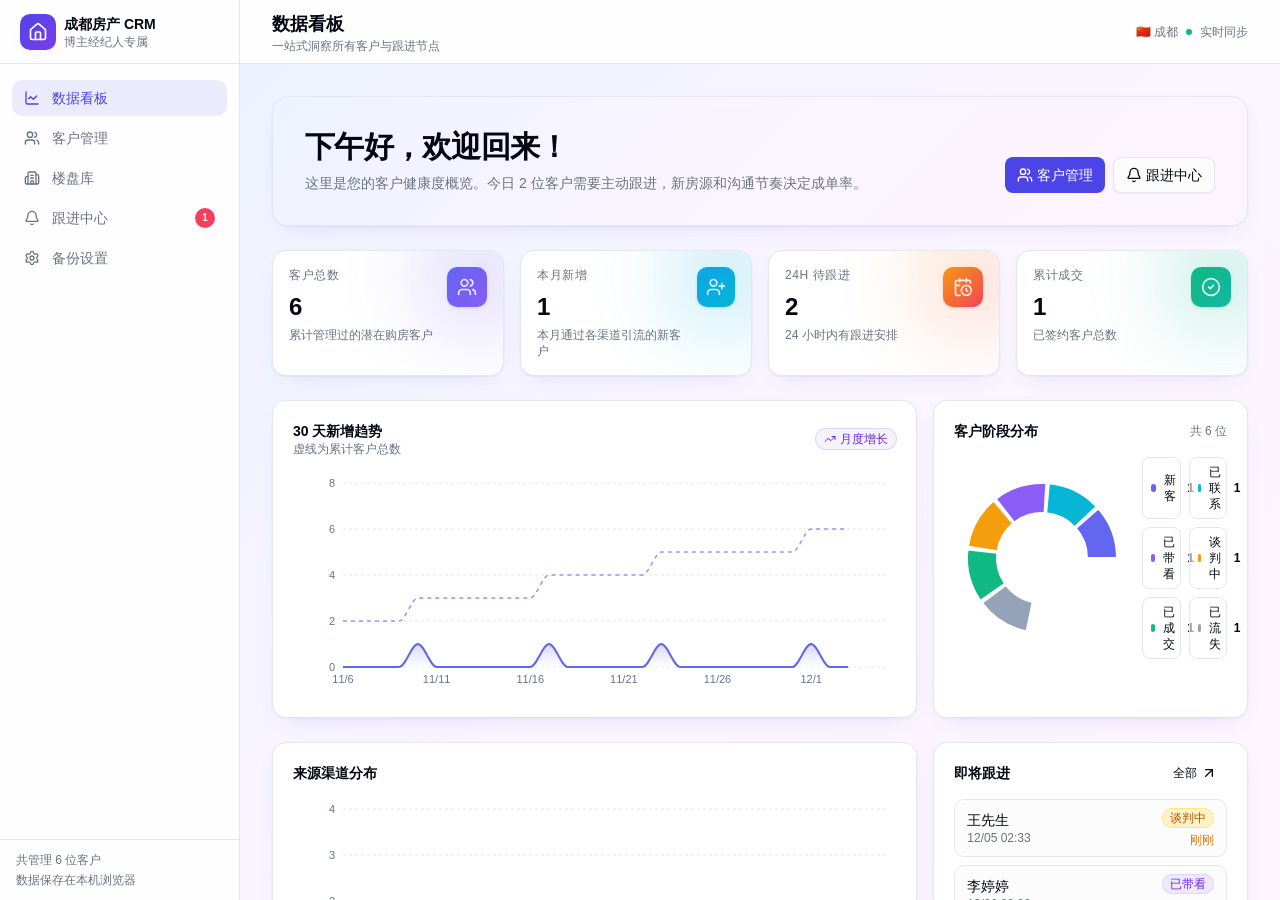
<file: index.html>
<!doctype html>
<html lang="zh-CN">
  <head>
    <meta charset="UTF-8" />
    <link rel="icon" type="image/svg+xml" href="./favicon.svg" />
    <meta name="viewport" content="width=device-width, initial-scale=1.0" />
    <title>成都房产 CRM · 客户管理</title>
    <meta name="description" content="为成都房地产博主量身打造的迷你 CRM 系统，管理客户、跟进、楼盘。" />
    <script type="module" crossorigin src="./assets/index-5mUGR_3g.js"></script>
    <link rel="stylesheet" crossorigin href="./assets/index-BXt2nqVX.css">
  </head>
  <body>
    <div id="root"></div>
  </body>
</html>
</file>
<file: assets/index-BXt2nqVX.css>
*,:before,:after{--tw-border-spacing-x: 0;--tw-border-spacing-y: 0;--tw-translate-x: 0;--tw-translate-y: 0;--tw-rotate: 0;--tw-skew-x: 0;--tw-skew-y: 0;--tw-scale-x: 1;--tw-scale-y: 1;--tw-pan-x: ;--tw-pan-y: ;--tw-pinch-zoom: ;--tw-scroll-snap-strictness: proximity;--tw-gradient-from-position: ;--tw-gradient-via-position: ;--tw-gradient-to-position: ;--tw-ordinal: ;--tw-slashed-zero: ;--tw-numeric-figure: ;--tw-numeric-spacing: ;--tw-numeric-fraction: ;--tw-ring-inset: ;--tw-ring-offset-width: 0px;--tw-ring-offset-color: #fff;--tw-ring-color: rgb(59 130 246 / .5);--tw-ring-offset-shadow: 0 0 #0000;--tw-ring-shadow: 0 0 #0000;--tw-shadow: 0 0 #0000;--tw-shadow-colored: 0 0 #0000;--tw-blur: ;--tw-brightness: ;--tw-contrast: ;--tw-grayscale: ;--tw-hue-rotate: ;--tw-invert: ;--tw-saturate: ;--tw-sepia: ;--tw-drop-shadow: ;--tw-backdrop-blur: ;--tw-backdrop-brightness: ;--tw-backdrop-contrast: ;--tw-backdrop-grayscale: ;--tw-backdrop-hue-rotate: ;--tw-backdrop-invert: ;--tw-backdrop-opacity: ;--tw-backdrop-saturate: ;--tw-backdrop-sepia: ;--tw-contain-size: ;--tw-contain-layout: ;--tw-contain-paint: ;--tw-contain-style: }::backdrop{--tw-border-spacing-x: 0;--tw-border-spacing-y: 0;--tw-translate-x: 0;--tw-translate-y: 0;--tw-rotate: 0;--tw-skew-x: 0;--tw-skew-y: 0;--tw-scale-x: 1;--tw-scale-y: 1;--tw-pan-x: ;--tw-pan-y: ;--tw-pinch-zoom: ;--tw-scroll-snap-strictness: proximity;--tw-gradient-from-position: ;--tw-gradient-via-position: ;--tw-gradient-to-position: ;--tw-ordinal: ;--tw-slashed-zero: ;--tw-numeric-figure: ;--tw-numeric-spacing: ;--tw-numeric-fraction: ;--tw-ring-inset: ;--tw-ring-offset-width: 0px;--tw-ring-offset-color: #fff;--tw-ring-color: rgb(59 130 246 / .5);--tw-ring-offset-shadow: 0 0 #0000;--tw-ring-shadow: 0 0 #0000;--tw-shadow: 0 0 #0000;--tw-shadow-colored: 0 0 #0000;--tw-blur: ;--tw-brightness: ;--tw-contrast: ;--tw-grayscale: ;--tw-hue-rotate: ;--tw-invert: ;--tw-saturate: ;--tw-sepia: ;--tw-drop-shadow: ;--tw-backdrop-blur: ;--tw-backdrop-brightness: ;--tw-backdrop-contrast: ;--tw-backdrop-grayscale: ;--tw-backdrop-hue-rotate: ;--tw-backdrop-invert: ;--tw-backdrop-opacity: ;--tw-backdrop-saturate: ;--tw-backdrop-sepia: ;--tw-contain-size: ;--tw-contain-layout: ;--tw-contain-paint: ;--tw-contain-style: }*,:before,:after{box-sizing:border-box;border-width:0;border-style:solid;border-color:#e5e7eb}:before,:after{--tw-content: ""}html,:host{line-height:1.5;-webkit-text-size-adjust:100%;-moz-tab-size:4;-o-tab-size:4;tab-size:4;font-family:ui-sans-serif,system-ui,sans-serif,"Apple Color Emoji","Segoe UI Emoji",Segoe UI Symbol,"Noto Color Emoji";font-feature-settings:normal;font-variation-settings:normal;-webkit-tap-highlight-color:transparent}body{margin:0;line-height:inherit}hr{height:0;color:inherit;border-top-width:1px}abbr:where([title]){-webkit-text-decoration:underline dotted;text-decoration:underline dotted}h1,h2,h3,h4,h5,h6{font-size:inherit;font-weight:inherit}a{color:inherit;text-decoration:inherit}b,strong{font-weight:bolder}code,kbd,samp,pre{font-family:ui-monospace,SFMono-Regular,Menlo,Monaco,Consolas,Liberation Mono,Courier New,monospace;font-feature-settings:normal;font-variation-settings:normal;font-size:1em}small{font-size:80%}sub,sup{font-size:75%;line-height:0;position:relative;vertical-align:baseline}sub{bottom:-.25em}sup{top:-.5em}table{text-indent:0;border-color:inherit;border-collapse:collapse}button,input,optgroup,select,textarea{font-family:inherit;font-feature-settings:inherit;font-variation-settings:inherit;font-size:100%;font-weight:inherit;line-height:inherit;letter-spacing:inherit;color:inherit;margin:0;padding:0}button,select{text-transform:none}button,input:where([type=button]),input:where([type=reset]),input:where([type=submit]){-webkit-appearance:button;background-color:transparent;background-image:none}:-moz-focusring{outline:auto}:-moz-ui-invalid{box-shadow:none}progress{vertical-align:baseline}::-webkit-inner-spin-button,::-webkit-outer-spin-button{height:auto}[type=search]{-webkit-appearance:textfield;outline-offset:-2px}::-webkit-search-decoration{-webkit-appearance:none}::-webkit-file-upload-button{-webkit-appearance:button;font:inherit}summary{display:list-item}blockquote,dl,dd,h1,h2,h3,h4,h5,h6,hr,figure,p,pre{margin:0}fieldset{margin:0;padding:0}legend{padding:0}ol,ul,menu{list-style:none;margin:0;padding:0}dialog{padding:0}textarea{resize:vertical}input::-moz-placeholder,textarea::-moz-placeholder{opacity:1;color:#9ca3af}input::placeholder,textarea::placeholder{opacity:1;color:#9ca3af}button,[role=button]{cursor:pointer}:disabled{cursor:default}img,svg,video,canvas,audio,iframe,embed,object{display:block;vertical-align:middle}img,video{max-width:100%;height:auto}[hidden]:where(:not([hidden=until-found])){display:none}:root{--background: 240 20% 99%;--foreground: 224 71% 4%;--card: 0 0% 100%;--card-foreground: 224 71% 4%;--popover: 0 0% 100%;--popover-foreground: 224 71% 4%;--primary: 243 75% 58%;--primary-foreground: 0 0% 100%;--secondary: 248 39% 95%;--secondary-foreground: 243 75% 30%;--muted: 220 14% 96%;--muted-foreground: 220 9% 46%;--accent: 258 90% 96%;--accent-foreground: 258 71% 50%;--destructive: 0 84% 60%;--destructive-foreground: 0 0% 98%;--success: 158 64% 42%;--success-foreground: 0 0% 100%;--warning: 38 92% 50%;--warning-foreground: 0 0% 100%;--info: 199 89% 48%;--info-foreground: 0 0% 100%;--border: 220 13% 91%;--input: 220 13% 91%;--ring: 243 75% 58%;--radius: .625rem;--gradient-primary: linear-gradient(135deg, #4F46E5 0%, #7C3AED 100%);--gradient-brand: linear-gradient(135deg, #6366F1 0%, #8B5CF6 50%, #EC4899 100%);--gradient-hero: linear-gradient(135deg, #EEF2FF 0%, #FAF5FF 50%, #FDF4FF 100%);--sidebar-background: 0 0% 100%;--sidebar-foreground: 224 71% 4%;--sidebar-primary: 243 75% 58%;--sidebar-primary-foreground: 0 0% 100%;--sidebar-accent: 243 100% 97%;--sidebar-accent-foreground: 243 75% 30%;--sidebar-border: 220 13% 91%;--sidebar-ring: 243 75% 58%}.dark{--background: 240 10% 4%;--foreground: 0 0% 98%;--card: 224 27% 9%;--card-foreground: 0 0% 98%;--popover: 224 27% 9%;--popover-foreground: 0 0% 98%;--primary: 243 75% 68%;--primary-foreground: 240 10% 4%;--secondary: 240 4% 16%;--secondary-foreground: 0 0% 98%;--muted: 240 4% 16%;--muted-foreground: 240 5% 65%;--accent: 258 60% 20%;--accent-foreground: 258 90% 80%;--destructive: 0 62% 35%;--destructive-foreground: 0 0% 98%;--success: 158 64% 42%;--warning: 38 92% 50%;--info: 199 89% 48%;--border: 240 4% 16%;--input: 240 4% 16%;--ring: 243 75% 68%;--sidebar-background: 240 10% 6%;--sidebar-foreground: 0 0% 95%;--sidebar-primary: 243 75% 68%;--sidebar-primary-foreground: 240 10% 4%;--sidebar-accent: 240 4% 16%;--sidebar-accent-foreground: 0 0% 98%;--sidebar-border: 240 4% 16%;--sidebar-ring: 243 75% 68%}*{border-color:hsl(var(--border))}body{background-color:hsl(var(--background));color:hsl(var(--foreground));-webkit-font-smoothing:antialiased;-moz-osx-font-smoothing:grayscale;font-family:PingFang SC,Microsoft YaHei,Helvetica Neue,Helvetica,Arial,system-ui,sans-serif}html,body,#root{height:100%}.brand-gradient{background:var(--gradient-primary)}.brand-gradient-text{background:var(--gradient-brand);-webkit-background-clip:text;background-clip:text;color:transparent}.bg-hero-gradient{background:var(--gradient-hero)}.shadow-elevated{box-shadow:0 1px 2px #0f172a0a,0 8px 24px -12px #4f46e52e}.sr-only{position:absolute;width:1px;height:1px;padding:0;margin:-1px;overflow:hidden;clip:rect(0,0,0,0);white-space:nowrap;border-width:0}.pointer-events-none{pointer-events:none}.visible{visibility:visible}.invisible{visibility:hidden}.fixed{position:fixed}.absolute{position:absolute}.relative{position:relative}.inset-0{inset:0}.inset-x-0{left:0;right:0}.inset-y-0{top:0;bottom:0}.-bottom-12{bottom:-3rem}.-left-12{left:-3rem}.-left-\[18px\]{left:-18px}.-right-10{right:-2.5rem}.-right-12{right:-3rem}.-top-10{top:-2.5rem}.-top-12{top:-3rem}.bottom-0{bottom:0}.left-0{left:0}.left-1\/2{left:50%}.left-2{left:.5rem}.left-2\.5{left:.625rem}.left-\[50\%\]{left:50%}.right-0{right:0}.right-1{right:.25rem}.right-2{right:.5rem}.right-3{right:.75rem}.right-4{right:1rem}.top-0{top:0}.top-1{top:.25rem}.top-1\.5{top:.375rem}.top-1\/2{top:50%}.top-3\.5{top:.875rem}.top-4{top:1rem}.top-\[1px\]{top:1px}.top-\[50\%\]{top:50%}.top-\[60\%\]{top:60%}.top-full{top:100%}.isolate{isolation:isolate}.z-10{z-index:10}.z-20{z-index:20}.z-50{z-index:50}.z-\[1\]{z-index:1}.order-first{order:-9999}.order-last{order:9999}.col-span-2{grid-column:span 2 / span 2}.col-start-2{grid-column-start:2}.row-span-2{grid-row:span 2 / span 2}.row-start-1{grid-row-start:1}.\!m-0{margin:0!important}.-mx-1{margin-left:-.25rem;margin-right:-.25rem}.-my-2{margin-top:-.5rem;margin-bottom:-.5rem}.mx-2{margin-left:.5rem;margin-right:.5rem}.mx-3\.5{margin-left:.875rem;margin-right:.875rem}.mx-auto{margin-left:auto;margin-right:auto}.my-0{margin-top:0;margin-bottom:0}.my-0\.5{margin-top:.125rem;margin-bottom:.125rem}.my-1{margin-top:.25rem;margin-bottom:.25rem}.-ml-4{margin-left:-1rem}.-mt-4{margin-top:-1rem}.mb-2{margin-bottom:.5rem}.mb-3{margin-bottom:.75rem}.mb-4{margin-bottom:1rem}.ml-0\.5{margin-left:.125rem}.ml-1{margin-left:.25rem}.ml-4{margin-left:1rem}.ml-auto{margin-left:auto}.mt-0\.5{margin-top:.125rem}.mt-1{margin-top:.25rem}.mt-1\.5{margin-top:.375rem}.mt-2{margin-top:.5rem}.mt-3{margin-top:.75rem}.mt-4{margin-top:1rem}.mt-auto{margin-top:auto}.line-clamp-1{overflow:hidden;display:-webkit-box;-webkit-box-orient:vertical;-webkit-line-clamp:1}.line-clamp-2{overflow:hidden;display:-webkit-box;-webkit-box-orient:vertical;-webkit-line-clamp:2}.block{display:block}.flex{display:flex}.inline-flex{display:inline-flex}.table{display:table}.table-caption{display:table-caption}.table-cell{display:table-cell}.table-row{display:table-row}.grid{display:grid}.hidden{display:none}.aspect-square{aspect-ratio:1 / 1}.aspect-video{aspect-ratio:16 / 9}.size-10{width:2.5rem;height:2.5rem}.size-2{width:.5rem;height:.5rem}.size-2\.5{width:.625rem;height:.625rem}.size-3{width:.75rem;height:.75rem}.size-3\.5{width:.875rem;height:.875rem}.size-4{width:1rem;height:1rem}.size-6{width:1.5rem;height:1.5rem}.size-7{width:1.75rem;height:1.75rem}.size-8{width:2rem;height:2rem}.size-9{width:2.25rem;height:2.25rem}.size-auto{width:auto;height:auto}.size-full{width:100%;height:100%}.h-1\.5{height:.375rem}.h-10{height:2.5rem}.h-12{height:3rem}.h-16{height:4rem}.h-2{height:.5rem}.h-2\.5{height:.625rem}.h-3{height:.75rem}.h-3\.5{height:.875rem}.h-32{height:8rem}.h-4{height:1rem}.h-44{height:11rem}.h-48{height:12rem}.h-5{height:1.25rem}.h-56{height:14rem}.h-6{height:1.5rem}.h-7{height:1.75rem}.h-8{height:2rem}.h-9{height:2.25rem}.h-\[1\.15rem\]{height:1.15rem}.h-\[calc\(100\%-1px\)\]{height:calc(100% - 1px)}.h-\[var\(--radix-navigation-menu-viewport-height\)\]{height:var(--radix-navigation-menu-viewport-height)}.h-\[var\(--radix-select-trigger-height\)\]{height:var(--radix-select-trigger-height)}.h-auto{height:auto}.h-full{height:100%}.h-px{height:1px}.h-screen{height:100vh}.h-svh{height:100svh}.max-h-\[300px\]{max-height:300px}.max-h-\[90vh\]{max-height:90vh}.min-h-0{min-height:0px}.min-h-16{min-height:4rem}.min-h-4{min-height:1rem}.min-h-svh{min-height:100svh}.w-0{width:0px}.w-1{width:.25rem}.w-1\.5{width:.375rem}.w-10{width:2.5rem}.w-12{width:3rem}.w-2{width:.5rem}.w-2\.5{width:.625rem}.w-3{width:.75rem}.w-3\.5{width:.875rem}.w-3\/4{width:75%}.w-32{width:8rem}.w-4{width:1rem}.w-44{width:11rem}.w-5{width:1.25rem}.w-56{width:14rem}.w-6{width:1.5rem}.w-60{width:15rem}.w-64{width:16rem}.w-7{width:1.75rem}.w-72{width:18rem}.w-8{width:2rem}.w-9{width:2.25rem}.w-\[10\%\]{width:10%}.w-\[100px\]{width:100px}.w-\[12\%\]{width:12%}.w-\[14\%\]{width:14%}.w-\[16\%\]{width:16%}.w-\[18\%\]{width:18%}.w-auto{width:auto}.w-fit{width:-moz-fit-content;width:fit-content}.w-full{width:100%}.w-max{width:-moz-max-content;width:max-content}.w-px{width:1px}.min-w-0{min-width:0px}.min-w-10{min-width:2.5rem}.min-w-4{min-width:1rem}.min-w-5{min-width:1.25rem}.min-w-8{min-width:2rem}.min-w-9{min-width:2.25rem}.min-w-\[12rem\]{min-width:12rem}.min-w-\[8rem\]{min-width:8rem}.min-w-\[var\(--radix-select-trigger-width\)\]{min-width:var(--radix-select-trigger-width)}.max-w-2xl{max-width:42rem}.max-w-\[calc\(100\%-2rem\)\]{max-width:calc(100% - 2rem)}.max-w-lg{max-width:32rem}.max-w-max{max-width:-moz-max-content;max-width:max-content}.max-w-sm{max-width:24rem}.max-w-xl{max-width:36rem}.flex-1{flex:1 1 0%}.shrink-0{flex-shrink:0}.grow{flex-grow:1}.grow-0{flex-grow:0}.basis-full{flex-basis:100%}.caption-bottom{caption-side:bottom}.border-collapse{border-collapse:collapse}.-translate-x-1\/2{--tw-translate-x: -50%;transform:translate(var(--tw-translate-x),var(--tw-translate-y)) rotate(var(--tw-rotate)) skew(var(--tw-skew-x)) skewY(var(--tw-skew-y)) scaleX(var(--tw-scale-x)) scaleY(var(--tw-scale-y))}.-translate-x-px{--tw-translate-x: -1px;transform:translate(var(--tw-translate-x),var(--tw-translate-y)) rotate(var(--tw-rotate)) skew(var(--tw-skew-x)) skewY(var(--tw-skew-y)) scaleX(var(--tw-scale-x)) scaleY(var(--tw-scale-y))}.-translate-y-1\/2{--tw-translate-y: -50%;transform:translate(var(--tw-translate-x),var(--tw-translate-y)) rotate(var(--tw-rotate)) skew(var(--tw-skew-x)) skewY(var(--tw-skew-y)) scaleX(var(--tw-scale-x)) scaleY(var(--tw-scale-y))}.translate-x-\[-50\%\]{--tw-translate-x: -50%;transform:translate(var(--tw-translate-x),var(--tw-translate-y)) rotate(var(--tw-rotate)) skew(var(--tw-skew-x)) skewY(var(--tw-skew-y)) scaleX(var(--tw-scale-x)) scaleY(var(--tw-scale-y))}.translate-x-px{--tw-translate-x: 1px;transform:translate(var(--tw-translate-x),var(--tw-translate-y)) rotate(var(--tw-rotate)) skew(var(--tw-skew-x)) skewY(var(--tw-skew-y)) scaleX(var(--tw-scale-x)) scaleY(var(--tw-scale-y))}.translate-y-0\.5{--tw-translate-y: .125rem;transform:translate(var(--tw-translate-x),var(--tw-translate-y)) rotate(var(--tw-rotate)) skew(var(--tw-skew-x)) skewY(var(--tw-skew-y)) scaleX(var(--tw-scale-x)) scaleY(var(--tw-scale-y))}.translate-y-\[-50\%\]{--tw-translate-y: -50%;transform:translate(var(--tw-translate-x),var(--tw-translate-y)) rotate(var(--tw-rotate)) skew(var(--tw-skew-x)) skewY(var(--tw-skew-y)) scaleX(var(--tw-scale-x)) scaleY(var(--tw-scale-y))}.translate-y-\[calc\(-50\%_-_2px\)\]{--tw-translate-y: calc(-50% - 2px) ;transform:translate(var(--tw-translate-x),var(--tw-translate-y)) rotate(var(--tw-rotate)) skew(var(--tw-skew-x)) skewY(var(--tw-skew-y)) scaleX(var(--tw-scale-x)) scaleY(var(--tw-scale-y))}.rotate-45{--tw-rotate: 45deg;transform:translate(var(--tw-translate-x),var(--tw-translate-y)) rotate(var(--tw-rotate)) skew(var(--tw-skew-x)) skewY(var(--tw-skew-y)) scaleX(var(--tw-scale-x)) scaleY(var(--tw-scale-y))}.rotate-90{--tw-rotate: 90deg;transform:translate(var(--tw-translate-x),var(--tw-translate-y)) rotate(var(--tw-rotate)) skew(var(--tw-skew-x)) skewY(var(--tw-skew-y)) scaleX(var(--tw-scale-x)) scaleY(var(--tw-scale-y))}.transform{transform:translate(var(--tw-translate-x),var(--tw-translate-y)) rotate(var(--tw-rotate)) skew(var(--tw-skew-x)) skewY(var(--tw-skew-y)) scaleX(var(--tw-scale-x)) scaleY(var(--tw-scale-y))}@keyframes caret-blink{0%,70%,to{opacity:1}20%,50%{opacity:0}}.animate-caret-blink{animation:caret-blink 1.25s ease-out infinite}@keyframes pulse{50%{opacity:.5}}.animate-pulse{animation:pulse 2s cubic-bezier(.4,0,.6,1) infinite}@keyframes spin{to{transform:rotate(360deg)}}.animate-spin{animation:spin 1s linear infinite}.cursor-default{cursor:default}.cursor-pointer{cursor:pointer}.cursor-text{cursor:text}.touch-none{touch-action:none}.select-none{-webkit-user-select:none;-moz-user-select:none;user-select:none}.resize-none{resize:none}.scroll-my-1{scroll-margin-top:.25rem;scroll-margin-bottom:.25rem}.scroll-py-1{scroll-padding-top:.25rem;scroll-padding-bottom:.25rem}.list-disc{list-style-type:disc}.list-none{list-style-type:none}.auto-rows-min{grid-auto-rows:min-content}.grid-cols-2{grid-template-columns:repeat(2,minmax(0,1fr))}.grid-cols-3{grid-template-columns:repeat(3,minmax(0,1fr))}.grid-cols-\[0_1fr\]{grid-template-columns:0 1fr}.grid-rows-\[auto_auto\]{grid-template-rows:auto auto}.flex-row{flex-direction:row}.flex-col{flex-direction:column}.flex-col-reverse{flex-direction:column-reverse}.flex-wrap{flex-wrap:wrap}.place-content-center{place-content:center}.items-start{align-items:flex-start}.items-end{align-items:flex-end}.items-center{align-items:center}.items-stretch{align-items:stretch}.justify-start{justify-content:flex-start}.justify-center{justify-content:center}.justify-between{justify-content:space-between}.justify-items-start{justify-items:start}.gap-0\.5{gap:.125rem}.gap-1{gap:.25rem}.gap-1\.5{gap:.375rem}.gap-2{gap:.5rem}.gap-2\.5{gap:.625rem}.gap-3{gap:.75rem}.gap-4{gap:1rem}.gap-6{gap:1.5rem}.gap-7{gap:1.75rem}.gap-\[--spacing\(var\(--gap\)\)\]{gap:var(--spacing(var(--gap)))}.gap-x-3{-moz-column-gap:.75rem;column-gap:.75rem}.gap-y-0\.5{row-gap:.125rem}.space-y-1>:not([hidden])~:not([hidden]){--tw-space-y-reverse: 0;margin-top:calc(.25rem * calc(1 - var(--tw-space-y-reverse)));margin-bottom:calc(.25rem * var(--tw-space-y-reverse))}.space-y-1\.5>:not([hidden])~:not([hidden]){--tw-space-y-reverse: 0;margin-top:calc(.375rem * calc(1 - var(--tw-space-y-reverse)));margin-bottom:calc(.375rem * var(--tw-space-y-reverse))}.space-y-2>:not([hidden])~:not([hidden]){--tw-space-y-reverse: 0;margin-top:calc(.5rem * calc(1 - var(--tw-space-y-reverse)));margin-bottom:calc(.5rem * var(--tw-space-y-reverse))}.space-y-3>:not([hidden])~:not([hidden]){--tw-space-y-reverse: 0;margin-top:calc(.75rem * calc(1 - var(--tw-space-y-reverse)));margin-bottom:calc(.75rem * var(--tw-space-y-reverse))}.space-y-4>:not([hidden])~:not([hidden]){--tw-space-y-reverse: 0;margin-top:calc(1rem * calc(1 - var(--tw-space-y-reverse)));margin-bottom:calc(1rem * var(--tw-space-y-reverse))}.space-y-5>:not([hidden])~:not([hidden]){--tw-space-y-reverse: 0;margin-top:calc(1.25rem * calc(1 - var(--tw-space-y-reverse)));margin-bottom:calc(1.25rem * var(--tw-space-y-reverse))}.space-y-6>:not([hidden])~:not([hidden]){--tw-space-y-reverse: 0;margin-top:calc(1.5rem * calc(1 - var(--tw-space-y-reverse)));margin-bottom:calc(1.5rem * var(--tw-space-y-reverse))}.self-start{align-self:flex-start}.self-stretch{align-self:stretch}.justify-self-end{justify-self:end}.overflow-auto{overflow:auto}.overflow-hidden{overflow:hidden}.overflow-x-auto{overflow-x:auto}.overflow-y-auto{overflow-y:auto}.overflow-x-hidden{overflow-x:hidden}.truncate{overflow:hidden;text-overflow:ellipsis;white-space:nowrap}.whitespace-nowrap{white-space:nowrap}.break-words{overflow-wrap:break-word}.rounded-2xl{border-radius:1rem}.rounded-\[2px\]{border-radius:2px}.rounded-\[4px\]{border-radius:4px}.rounded-\[calc\(var\(--radius\)-5px\)\]{border-radius:calc(var(--radius) - 5px)}.rounded-\[inherit\]{border-radius:inherit}.rounded-full{border-radius:9999px}.rounded-lg{border-radius:var(--radius)}.rounded-md{border-radius:calc(var(--radius) - 2px)}.rounded-none{border-radius:0}.rounded-sm{border-radius:calc(var(--radius) - 4px)}.rounded-xl{border-radius:calc(var(--radius) + 4px)}.rounded-xs{border-radius:calc(var(--radius) - 6px)}.rounded-l-md{border-top-left-radius:calc(var(--radius) - 2px);border-bottom-left-radius:calc(var(--radius) - 2px)}.rounded-r-md{border-top-right-radius:calc(var(--radius) - 2px);border-bottom-right-radius:calc(var(--radius) - 2px)}.rounded-tl-sm{border-top-left-radius:calc(var(--radius) - 4px)}.border{border-width:1px}.border-0{border-width:0px}.border-\[1\.5px\]{border-width:1.5px}.border-y{border-top-width:1px;border-bottom-width:1px}.border-b{border-bottom-width:1px}.border-l{border-left-width:1px}.border-l-2{border-left-width:2px}.border-r{border-right-width:1px}.border-t{border-top-width:1px}.border-dashed{border-style:dashed}.border-border{border-color:hsl(var(--border))}.border-border\/50{border-color:hsl(var(--border) / .5)}.border-input{border-color:hsl(var(--input))}.border-primary{border-color:hsl(var(--primary))}.border-primary\/60{border-color:hsl(var(--primary) / .6)}.border-rose-400\/60{border-color:#fb718599}.border-sidebar-border{border-color:hsl(var(--sidebar-border))}.border-transparent{border-color:transparent}.border-l-transparent{border-left-color:transparent}.border-t-transparent{border-top-color:transparent}.bg-accent{background-color:hsl(var(--accent))}.bg-amber-100{--tw-bg-opacity: 1;background-color:rgb(254 243 199 / var(--tw-bg-opacity, 1))}.bg-amber-50{--tw-bg-opacity: 1;background-color:rgb(255 251 235 / var(--tw-bg-opacity, 1))}.bg-background{background-color:hsl(var(--background))}.bg-black\/50{background-color:#00000080}.bg-blue-100{--tw-bg-opacity: 1;background-color:rgb(219 234 254 / var(--tw-bg-opacity, 1))}.bg-border{background-color:hsl(var(--border))}.bg-card{background-color:hsl(var(--card))}.bg-card\/60{background-color:hsl(var(--card) / .6)}.bg-card\/80{background-color:hsl(var(--card) / .8)}.bg-card\/95{background-color:hsl(var(--card) / .95)}.bg-destructive{--tw-bg-opacity: 1;background-color:hsl(var(--destructive) / var(--tw-bg-opacity, 1))}.bg-emerald-100{--tw-bg-opacity: 1;background-color:rgb(209 250 229 / var(--tw-bg-opacity, 1))}.bg-emerald-50{--tw-bg-opacity: 1;background-color:rgb(236 253 245 / var(--tw-bg-opacity, 1))}.bg-emerald-500{--tw-bg-opacity: 1;background-color:rgb(16 185 129 / var(--tw-bg-opacity, 1))}.bg-foreground{background-color:hsl(var(--foreground))}.bg-indigo-100{--tw-bg-opacity: 1;background-color:rgb(224 231 255 / var(--tw-bg-opacity, 1))}.bg-input{background-color:hsl(var(--input))}.bg-muted{background-color:hsl(var(--muted))}.bg-muted\/10{background-color:hsl(var(--muted) / .1)}.bg-muted\/30{background-color:hsl(var(--muted) / .3)}.bg-muted\/40{background-color:hsl(var(--muted) / .4)}.bg-muted\/50{background-color:hsl(var(--muted) / .5)}.bg-pink-100{--tw-bg-opacity: 1;background-color:rgb(252 231 243 / var(--tw-bg-opacity, 1))}.bg-popover{background-color:hsl(var(--popover))}.bg-primary{background-color:hsl(var(--primary))}.bg-primary\/10{background-color:hsl(var(--primary) / .1)}.bg-primary\/20{background-color:hsl(var(--primary) / .2)}.bg-primary\/5{background-color:hsl(var(--primary) / .05)}.bg-rose-100{--tw-bg-opacity: 1;background-color:rgb(255 228 230 / var(--tw-bg-opacity, 1))}.bg-rose-50{--tw-bg-opacity: 1;background-color:rgb(255 241 242 / var(--tw-bg-opacity, 1))}.bg-rose-500{--tw-bg-opacity: 1;background-color:rgb(244 63 94 / var(--tw-bg-opacity, 1))}.bg-secondary{background-color:hsl(var(--secondary))}.bg-sidebar{background-color:hsl(var(--sidebar-background))}.bg-sidebar-border{background-color:hsl(var(--sidebar-border))}.bg-sky-100{--tw-bg-opacity: 1;background-color:rgb(224 242 254 / var(--tw-bg-opacity, 1))}.bg-slate-100{--tw-bg-opacity: 1;background-color:rgb(241 245 249 / var(--tw-bg-opacity, 1))}.bg-transparent{background-color:transparent}.bg-violet-100{--tw-bg-opacity: 1;background-color:rgb(237 233 254 / var(--tw-bg-opacity, 1))}.bg-violet-50{--tw-bg-opacity: 1;background-color:rgb(245 243 255 / var(--tw-bg-opacity, 1))}.bg-white{--tw-bg-opacity: 1;background-color:rgb(255 255 255 / var(--tw-bg-opacity, 1))}.bg-gradient-to-br{background-image:linear-gradient(to bottom right,var(--tw-gradient-stops))}.from-amber-500{--tw-gradient-from: #f59e0b var(--tw-gradient-from-position);--tw-gradient-to: rgb(245 158 11 / 0) var(--tw-gradient-to-position);--tw-gradient-stops: var(--tw-gradient-from), var(--tw-gradient-to)}.from-emerald-500{--tw-gradient-from: #10b981 var(--tw-gradient-from-position);--tw-gradient-to: rgb(16 185 129 / 0) var(--tw-gradient-to-position);--tw-gradient-stops: var(--tw-gradient-from), var(--tw-gradient-to)}.from-indigo-500{--tw-gradient-from: #6366f1 var(--tw-gradient-from-position);--tw-gradient-to: rgb(99 102 241 / 0) var(--tw-gradient-to-position);--tw-gradient-stops: var(--tw-gradient-from), var(--tw-gradient-to)}.from-rose-500{--tw-gradient-from: #f43f5e var(--tw-gradient-from-position);--tw-gradient-to: rgb(244 63 94 / 0) var(--tw-gradient-to-position);--tw-gradient-stops: var(--tw-gradient-from), var(--tw-gradient-to)}.from-sky-500{--tw-gradient-from: #0ea5e9 var(--tw-gradient-from-position);--tw-gradient-to: rgb(14 165 233 / 0) var(--tw-gradient-to-position);--tw-gradient-stops: var(--tw-gradient-from), var(--tw-gradient-to)}.from-violet-500{--tw-gradient-from: #8b5cf6 var(--tw-gradient-from-position);--tw-gradient-to: rgb(139 92 246 / 0) var(--tw-gradient-to-position);--tw-gradient-stops: var(--tw-gradient-from), var(--tw-gradient-to)}.to-cyan-500{--tw-gradient-to: #06b6d4 var(--tw-gradient-to-position)}.to-fuchsia-500{--tw-gradient-to: #d946ef var(--tw-gradient-to-position)}.to-indigo-500{--tw-gradient-to: #6366f1 var(--tw-gradient-to-position)}.to-orange-500{--tw-gradient-to: #f97316 var(--tw-gradient-to-position)}.to-rose-500{--tw-gradient-to: #f43f5e var(--tw-gradient-to-position)}.to-teal-500{--tw-gradient-to: #14b8a6 var(--tw-gradient-to-position)}.to-violet-500{--tw-gradient-to: #8b5cf6 var(--tw-gradient-to-position)}.fill-current{fill:currentColor}.fill-foreground{fill:hsl(var(--foreground))}.fill-primary{fill:hsl(var(--primary))}.p-0{padding:0}.p-1{padding:.25rem}.p-2{padding:.5rem}.p-3{padding:.75rem}.p-4{padding:1rem}.p-5{padding:1.25rem}.p-6{padding:1.5rem}.p-8{padding:2rem}.p-\[3px\]{padding:3px}.p-px{padding:1px}.px-1{padding-left:.25rem;padding-right:.25rem}.px-1\.5{padding-left:.375rem;padding-right:.375rem}.px-2{padding-left:.5rem;padding-right:.5rem}.px-2\.5{padding-left:.625rem;padding-right:.625rem}.px-3{padding-left:.75rem;padding-right:.75rem}.px-4{padding-left:1rem;padding-right:1rem}.px-5{padding-left:1.25rem;padding-right:1.25rem}.px-6{padding-left:1.5rem;padding-right:1.5rem}.py-0\.5{padding-top:.125rem;padding-bottom:.125rem}.py-1{padding-top:.25rem;padding-bottom:.25rem}.py-1\.5{padding-top:.375rem;padding-bottom:.375rem}.py-12{padding-top:3rem;padding-bottom:3rem}.py-16{padding-top:4rem;padding-bottom:4rem}.py-2{padding-top:.5rem;padding-bottom:.5rem}.py-2\.5{padding-top:.625rem;padding-bottom:.625rem}.py-20{padding-top:5rem;padding-bottom:5rem}.py-3{padding-top:.75rem;padding-bottom:.75rem}.py-4{padding-top:1rem;padding-bottom:1rem}.py-5{padding-top:1.25rem;padding-bottom:1.25rem}.py-6{padding-top:1.5rem;padding-bottom:1.5rem}.pb-2{padding-bottom:.5rem}.pb-20{padding-bottom:5rem}.pb-3{padding-bottom:.75rem}.pb-4{padding-bottom:1rem}.pl-2{padding-left:.5rem}.pl-3{padding-left:.75rem}.pl-4{padding-left:1rem}.pl-8{padding-left:2rem}.pr-1{padding-right:.25rem}.pr-2{padding-right:.5rem}.pr-2\.5{padding-right:.625rem}.pr-3{padding-right:.75rem}.pr-8{padding-right:2rem}.pt-0{padding-top:0}.pt-3{padding-top:.75rem}.pt-4{padding-top:1rem}.pt-5{padding-top:1.25rem}.text-left{text-align:left}.text-center{text-align:center}.text-right{text-align:right}.align-middle{vertical-align:middle}.font-mono{font-family:ui-monospace,SFMono-Regular,Menlo,Monaco,Consolas,Liberation Mono,Courier New,monospace}.font-sans{font-family:ui-sans-serif,system-ui,sans-serif,"Apple Color Emoji","Segoe UI Emoji",Segoe UI Symbol,"Noto Color Emoji"}.text-2xl{font-size:1.5rem;line-height:2rem}.text-3xl{font-size:1.875rem;line-height:2.25rem}.text-\[0\.8rem\]{font-size:.8rem}.text-\[10px\]{font-size:10px}.text-base{font-size:1rem;line-height:1.5rem}.text-lg{font-size:1.125rem;line-height:1.75rem}.text-sm{font-size:.875rem;line-height:1.25rem}.text-sm\/relaxed{font-size:.875rem;line-height:1.625}.text-xl{font-size:1.25rem;line-height:1.75rem}.text-xs{font-size:.75rem;line-height:1rem}.font-bold{font-weight:700}.font-medium{font-weight:500}.font-normal{font-weight:400}.font-semibold{font-weight:600}.uppercase{text-transform:uppercase}.tabular-nums{--tw-numeric-spacing: tabular-nums;font-variant-numeric:var(--tw-ordinal) var(--tw-slashed-zero) var(--tw-numeric-figure) var(--tw-numeric-spacing) var(--tw-numeric-fraction)}.leading-5{line-height:1.25rem}.leading-6{line-height:1.5rem}.leading-none{line-height:1}.leading-normal{line-height:1.5}.leading-snug{line-height:1.375}.leading-tight{line-height:1.25}.tracking-tight{letter-spacing:-.025em}.tracking-wide{letter-spacing:.025em}.tracking-wider{letter-spacing:.05em}.tracking-widest{letter-spacing:.1em}.text-accent-foreground{color:hsl(var(--accent-foreground))}.text-amber-600{--tw-text-opacity: 1;color:rgb(217 119 6 / var(--tw-text-opacity, 1))}.text-amber-700{--tw-text-opacity: 1;color:rgb(180 83 9 / var(--tw-text-opacity, 1))}.text-background{color:hsl(var(--background))}.text-blue-700{--tw-text-opacity: 1;color:rgb(29 78 216 / var(--tw-text-opacity, 1))}.text-card-foreground{color:hsl(var(--card-foreground))}.text-current{color:currentColor}.text-destructive{--tw-text-opacity: 1;color:hsl(var(--destructive) / var(--tw-text-opacity, 1))}.text-emerald-500{--tw-text-opacity: 1;color:rgb(16 185 129 / var(--tw-text-opacity, 1))}.text-emerald-700{--tw-text-opacity: 1;color:rgb(4 120 87 / var(--tw-text-opacity, 1))}.text-foreground{color:hsl(var(--foreground))}.text-indigo-700{--tw-text-opacity: 1;color:rgb(67 56 202 / var(--tw-text-opacity, 1))}.text-muted-foreground{color:hsl(var(--muted-foreground))}.text-pink-700{--tw-text-opacity: 1;color:rgb(190 24 93 / var(--tw-text-opacity, 1))}.text-popover-foreground{color:hsl(var(--popover-foreground))}.text-primary{color:hsl(var(--primary))}.text-primary-foreground{color:hsl(var(--primary-foreground))}.text-rose-600{--tw-text-opacity: 1;color:rgb(225 29 72 / var(--tw-text-opacity, 1))}.text-rose-700{--tw-text-opacity: 1;color:rgb(190 18 60 / var(--tw-text-opacity, 1))}.text-secondary-foreground{color:hsl(var(--secondary-foreground))}.text-sidebar-foreground{color:hsl(var(--sidebar-foreground))}.text-sidebar-foreground\/70{color:hsl(var(--sidebar-foreground) / .7)}.text-sky-700{--tw-text-opacity: 1;color:rgb(3 105 161 / var(--tw-text-opacity, 1))}.text-slate-500{--tw-text-opacity: 1;color:rgb(100 116 139 / var(--tw-text-opacity, 1))}.text-slate-600{--tw-text-opacity: 1;color:rgb(71 85 105 / var(--tw-text-opacity, 1))}.text-violet-700{--tw-text-opacity: 1;color:rgb(109 40 217 / var(--tw-text-opacity, 1))}.text-white{--tw-text-opacity: 1;color:rgb(255 255 255 / var(--tw-text-opacity, 1))}.underline-offset-4{text-underline-offset:4px}.opacity-0{opacity:0}.opacity-20{opacity:.2}.opacity-50{opacity:.5}.opacity-70{opacity:.7}.shadow{--tw-shadow: 0 1px 3px 0 rgb(0 0 0 / .1), 0 1px 2px -1px rgb(0 0 0 / .1);--tw-shadow-colored: 0 1px 3px 0 var(--tw-shadow-color), 0 1px 2px -1px var(--tw-shadow-color);box-shadow:var(--tw-ring-offset-shadow, 0 0 #0000),var(--tw-ring-shadow, 0 0 #0000),var(--tw-shadow)}.shadow-\[0_0_0_1px_hsl\(var\(--sidebar-border\)\)\]{--tw-shadow: 0 0 0 1px hsl(var(--sidebar-border));--tw-shadow-colored: 0 0 0 1px var(--tw-shadow-color);box-shadow:var(--tw-ring-offset-shadow, 0 0 #0000),var(--tw-ring-shadow, 0 0 #0000),var(--tw-shadow)}.shadow-lg{--tw-shadow: 0 10px 15px -3px rgb(0 0 0 / .1), 0 4px 6px -4px rgb(0 0 0 / .1);--tw-shadow-colored: 0 10px 15px -3px var(--tw-shadow-color), 0 4px 6px -4px var(--tw-shadow-color);box-shadow:var(--tw-ring-offset-shadow, 0 0 #0000),var(--tw-ring-shadow, 0 0 #0000),var(--tw-shadow)}.shadow-md{--tw-shadow: 0 4px 6px -1px rgb(0 0 0 / .1), 0 2px 4px -2px rgb(0 0 0 / .1);--tw-shadow-colored: 0 4px 6px -1px var(--tw-shadow-color), 0 2px 4px -2px var(--tw-shadow-color);box-shadow:var(--tw-ring-offset-shadow, 0 0 #0000),var(--tw-ring-shadow, 0 0 #0000),var(--tw-shadow)}.shadow-none{--tw-shadow: 0 0 #0000;--tw-shadow-colored: 0 0 #0000;box-shadow:var(--tw-ring-offset-shadow, 0 0 #0000),var(--tw-ring-shadow, 0 0 #0000),var(--tw-shadow)}.shadow-sm{--tw-shadow: 0 1px 2px 0 rgb(0 0 0 / .05);--tw-shadow-colored: 0 1px 2px 0 var(--tw-shadow-color);box-shadow:var(--tw-ring-offset-shadow, 0 0 #0000),var(--tw-ring-shadow, 0 0 #0000),var(--tw-shadow)}.shadow-xl{--tw-shadow: 0 20px 25px -5px rgb(0 0 0 / .1), 0 8px 10px -6px rgb(0 0 0 / .1);--tw-shadow-colored: 0 20px 25px -5px var(--tw-shadow-color), 0 8px 10px -6px var(--tw-shadow-color);box-shadow:var(--tw-ring-offset-shadow, 0 0 #0000),var(--tw-ring-shadow, 0 0 #0000),var(--tw-shadow)}.shadow-xs{--tw-shadow: 0 1px 2px 0 rgb(0 0 0 / .05);--tw-shadow-colored: 0 1px 2px 0 var(--tw-shadow-color);box-shadow:var(--tw-ring-offset-shadow, 0 0 #0000),var(--tw-ring-shadow, 0 0 #0000),var(--tw-shadow)}.outline-none{outline:2px solid transparent;outline-offset:2px}.outline{outline-style:solid}.ring-0{--tw-ring-offset-shadow: var(--tw-ring-inset) 0 0 0 var(--tw-ring-offset-width) var(--tw-ring-offset-color);--tw-ring-shadow: var(--tw-ring-inset) 0 0 0 calc(0px + var(--tw-ring-offset-width)) var(--tw-ring-color);box-shadow:var(--tw-ring-offset-shadow),var(--tw-ring-shadow),var(--tw-shadow, 0 0 #0000)}.ring-1{--tw-ring-offset-shadow: var(--tw-ring-inset) 0 0 0 var(--tw-ring-offset-width) var(--tw-ring-offset-color);--tw-ring-shadow: var(--tw-ring-inset) 0 0 0 calc(1px + var(--tw-ring-offset-width)) var(--tw-ring-color);box-shadow:var(--tw-ring-offset-shadow),var(--tw-ring-shadow),var(--tw-shadow, 0 0 #0000)}.ring-inset{--tw-ring-inset: inset}.ring-amber-200{--tw-ring-opacity: 1;--tw-ring-color: rgb(253 230 138 / var(--tw-ring-opacity, 1))}.ring-blue-200{--tw-ring-opacity: 1;--tw-ring-color: rgb(191 219 254 / var(--tw-ring-opacity, 1))}.ring-emerald-200{--tw-ring-opacity: 1;--tw-ring-color: rgb(167 243 208 / var(--tw-ring-opacity, 1))}.ring-indigo-200{--tw-ring-opacity: 1;--tw-ring-color: rgb(199 210 254 / var(--tw-ring-opacity, 1))}.ring-pink-200{--tw-ring-opacity: 1;--tw-ring-color: rgb(251 207 232 / var(--tw-ring-opacity, 1))}.ring-ring\/50{--tw-ring-color: hsl(var(--ring) / .5)}.ring-rose-200{--tw-ring-opacity: 1;--tw-ring-color: rgb(254 205 211 / var(--tw-ring-opacity, 1))}.ring-sidebar-ring{--tw-ring-color: hsl(var(--sidebar-ring))}.ring-sky-200{--tw-ring-opacity: 1;--tw-ring-color: rgb(186 230 253 / var(--tw-ring-opacity, 1))}.ring-slate-200{--tw-ring-opacity: 1;--tw-ring-color: rgb(226 232 240 / var(--tw-ring-opacity, 1))}.ring-violet-200{--tw-ring-opacity: 1;--tw-ring-color: rgb(221 214 254 / var(--tw-ring-opacity, 1))}.ring-offset-background{--tw-ring-offset-color: hsl(var(--background))}.blur-2xl{--tw-blur: blur(40px);filter:var(--tw-blur) var(--tw-brightness) var(--tw-contrast) var(--tw-grayscale) var(--tw-hue-rotate) var(--tw-invert) var(--tw-saturate) var(--tw-sepia) var(--tw-drop-shadow)}.filter{filter:var(--tw-blur) var(--tw-brightness) var(--tw-contrast) var(--tw-grayscale) var(--tw-hue-rotate) var(--tw-invert) var(--tw-saturate) var(--tw-sepia) var(--tw-drop-shadow)}.backdrop-blur{--tw-backdrop-blur: blur(8px);-webkit-backdrop-filter:var(--tw-backdrop-blur) var(--tw-backdrop-brightness) var(--tw-backdrop-contrast) var(--tw-backdrop-grayscale) var(--tw-backdrop-hue-rotate) var(--tw-backdrop-invert) var(--tw-backdrop-opacity) var(--tw-backdrop-saturate) var(--tw-backdrop-sepia);backdrop-filter:var(--tw-backdrop-blur) var(--tw-backdrop-brightness) var(--tw-backdrop-contrast) var(--tw-backdrop-grayscale) var(--tw-backdrop-hue-rotate) var(--tw-backdrop-invert) var(--tw-backdrop-opacity) var(--tw-backdrop-saturate) var(--tw-backdrop-sepia)}.transition{transition-property:color,background-color,border-color,text-decoration-color,fill,stroke,opacity,box-shadow,transform,filter,backdrop-filter;transition-timing-function:cubic-bezier(.4,0,.2,1);transition-duration:.15s}.transition-\[color\,box-shadow\]{transition-property:color,box-shadow;transition-timing-function:cubic-bezier(.4,0,.2,1);transition-duration:.15s}.transition-\[left\,right\,width\]{transition-property:left,right,width;transition-timing-function:cubic-bezier(.4,0,.2,1);transition-duration:.15s}.transition-\[margin\,opacity\]{transition-property:margin,opacity;transition-timing-function:cubic-bezier(.4,0,.2,1);transition-duration:.15s}.transition-\[width\,height\,padding\]{transition-property:width,height,padding;transition-timing-function:cubic-bezier(.4,0,.2,1);transition-duration:.15s}.transition-\[width\]{transition-property:width;transition-timing-function:cubic-bezier(.4,0,.2,1);transition-duration:.15s}.transition-all{transition-property:all;transition-timing-function:cubic-bezier(.4,0,.2,1);transition-duration:.15s}.transition-colors{transition-property:color,background-color,border-color,text-decoration-color,fill,stroke;transition-timing-function:cubic-bezier(.4,0,.2,1);transition-duration:.15s}.transition-none{transition-property:none}.transition-opacity{transition-property:opacity;transition-timing-function:cubic-bezier(.4,0,.2,1);transition-duration:.15s}.transition-shadow{transition-property:box-shadow;transition-timing-function:cubic-bezier(.4,0,.2,1);transition-duration:.15s}.transition-transform{transition-property:transform;transition-timing-function:cubic-bezier(.4,0,.2,1);transition-duration:.15s}.duration-100{transition-duration:.1s}.duration-1000{transition-duration:1s}.duration-200{transition-duration:.2s}.duration-300{transition-duration:.3s}.ease-in-out{transition-timing-function:cubic-bezier(.4,0,.2,1)}.ease-linear{transition-timing-function:linear}@keyframes enter{0%{opacity:var(--tw-enter-opacity, 1);transform:translate3d(var(--tw-enter-translate-x, 0),var(--tw-enter-translate-y, 0),0) scale3d(var(--tw-enter-scale, 1),var(--tw-enter-scale, 1),var(--tw-enter-scale, 1)) rotate(var(--tw-enter-rotate, 0))}}@keyframes exit{to{opacity:var(--tw-exit-opacity, 1);transform:translate3d(var(--tw-exit-translate-x, 0),var(--tw-exit-translate-y, 0),0) scale3d(var(--tw-exit-scale, 1),var(--tw-exit-scale, 1),var(--tw-exit-scale, 1)) rotate(var(--tw-exit-rotate, 0))}}.animate-in{animation-name:enter;animation-duration:.15s;--tw-enter-opacity: initial;--tw-enter-scale: initial;--tw-enter-rotate: initial;--tw-enter-translate-x: initial;--tw-enter-translate-y: initial}.fade-in-0{--tw-enter-opacity: 0}.zoom-in-95{--tw-enter-scale: .95}.duration-100{animation-duration:.1s}.duration-1000{animation-duration:1s}.duration-200{animation-duration:.2s}.duration-300{animation-duration:.3s}.ease-in-out{animation-timing-function:cubic-bezier(.4,0,.2,1)}.ease-linear{animation-timing-function:linear}.text-balance{text-wrap:balance}@keyframes in-up{0%{opacity:0;transform:translateY(8px)}to{opacity:1;transform:translateY(0)}}.\[--cell-size\:--spacing\(8\)\]{--cell-size: var(--spacing(8))}.selection\:bg-primary *::-moz-selection{background-color:hsl(var(--primary))}.selection\:bg-primary *::selection{background-color:hsl(var(--primary))}.selection\:text-primary-foreground *::-moz-selection{color:hsl(var(--primary-foreground))}.selection\:text-primary-foreground *::selection{color:hsl(var(--primary-foreground))}.selection\:bg-primary::-moz-selection{background-color:hsl(var(--primary))}.selection\:bg-primary::selection{background-color:hsl(var(--primary))}.selection\:text-primary-foreground::-moz-selection{color:hsl(var(--primary-foreground))}.selection\:text-primary-foreground::selection{color:hsl(var(--primary-foreground))}.file\:inline-flex::file-selector-button{display:inline-flex}.file\:h-7::file-selector-button{height:1.75rem}.file\:border-0::file-selector-button{border-width:0px}.file\:bg-transparent::file-selector-button{background-color:transparent}.file\:text-sm::file-selector-button{font-size:.875rem;line-height:1.25rem}.file\:font-medium::file-selector-button{font-weight:500}.file\:text-foreground::file-selector-button{color:hsl(var(--foreground))}.placeholder\:text-muted-foreground::-moz-placeholder{color:hsl(var(--muted-foreground))}.placeholder\:text-muted-foreground::placeholder{color:hsl(var(--muted-foreground))}.before\:absolute:before{content:var(--tw-content);position:absolute}.before\:bottom-1:before{content:var(--tw-content);bottom:.25rem}.before\:left-1\.5:before{content:var(--tw-content);left:.375rem}.before\:top-1:before{content:var(--tw-content);top:.25rem}.before\:w-px:before{content:var(--tw-content);width:1px}.before\:bg-border:before{content:var(--tw-content);background-color:hsl(var(--border))}.after\:absolute:after{content:var(--tw-content);position:absolute}.after\:-inset-2:after{content:var(--tw-content);inset:-.5rem}.after\:inset-y-0:after{content:var(--tw-content);top:0;bottom:0}.after\:left-1\/2:after{content:var(--tw-content);left:50%}.after\:w-1:after{content:var(--tw-content);width:.25rem}.after\:w-\[2px\]:after{content:var(--tw-content);width:2px}.after\:-translate-x-1\/2:after{content:var(--tw-content);--tw-translate-x: -50%;transform:translate(var(--tw-translate-x),var(--tw-translate-y)) rotate(var(--tw-rotate)) skew(var(--tw-skew-x)) skewY(var(--tw-skew-y)) scaleX(var(--tw-scale-x)) scaleY(var(--tw-scale-y))}.first\:rounded-l-md:first-child{border-top-left-radius:calc(var(--radius) - 2px);border-bottom-left-radius:calc(var(--radius) - 2px)}.first\:border-l:first-child{border-left-width:1px}.last\:mt-0:last-child{margin-top:0}.last\:rounded-r-md:last-child{border-top-right-radius:calc(var(--radius) - 2px);border-bottom-right-radius:calc(var(--radius) - 2px)}.last\:border-b-0:last-child{border-bottom-width:0px}.hover\:-translate-y-0\.5:hover{--tw-translate-y: -.125rem;transform:translate(var(--tw-translate-x),var(--tw-translate-y)) rotate(var(--tw-rotate)) skew(var(--tw-skew-x)) skewY(var(--tw-skew-y)) scaleX(var(--tw-scale-x)) scaleY(var(--tw-scale-y))}.hover\:bg-accent:hover{background-color:hsl(var(--accent))}.hover\:bg-destructive\/90:hover{background-color:hsl(var(--destructive) / .9)}.hover\:bg-muted:hover{background-color:hsl(var(--muted))}.hover\:bg-muted\/40:hover{background-color:hsl(var(--muted) / .4)}.hover\:bg-muted\/50:hover{background-color:hsl(var(--muted) / .5)}.hover\:bg-primary\/90:hover{background-color:hsl(var(--primary) / .9)}.hover\:bg-rose-50:hover{--tw-bg-opacity: 1;background-color:rgb(255 241 242 / var(--tw-bg-opacity, 1))}.hover\:bg-secondary\/80:hover{background-color:hsl(var(--secondary) / .8)}.hover\:bg-sidebar-accent:hover{background-color:hsl(var(--sidebar-accent))}.hover\:text-accent-foreground:hover{color:hsl(var(--accent-foreground))}.hover\:text-foreground:hover{color:hsl(var(--foreground))}.hover\:text-muted-foreground:hover{color:hsl(var(--muted-foreground))}.hover\:text-primary:hover{color:hsl(var(--primary))}.hover\:text-rose-600:hover{--tw-text-opacity: 1;color:rgb(225 29 72 / var(--tw-text-opacity, 1))}.hover\:text-rose-700:hover{--tw-text-opacity: 1;color:rgb(190 18 60 / var(--tw-text-opacity, 1))}.hover\:text-sidebar-accent-foreground:hover{color:hsl(var(--sidebar-accent-foreground))}.hover\:underline:hover{text-decoration-line:underline}.hover\:opacity-100:hover{opacity:1}.hover\:shadow-\[0_0_0_1px_hsl\(var\(--sidebar-accent\)\)\]:hover{--tw-shadow: 0 0 0 1px hsl(var(--sidebar-accent));--tw-shadow-colored: 0 0 0 1px var(--tw-shadow-color);box-shadow:var(--tw-ring-offset-shadow, 0 0 #0000),var(--tw-ring-shadow, 0 0 #0000),var(--tw-shadow)}.hover\:shadow-lg:hover{--tw-shadow: 0 10px 15px -3px rgb(0 0 0 / .1), 0 4px 6px -4px rgb(0 0 0 / .1);--tw-shadow-colored: 0 10px 15px -3px var(--tw-shadow-color), 0 4px 6px -4px var(--tw-shadow-color);box-shadow:var(--tw-ring-offset-shadow, 0 0 #0000),var(--tw-ring-shadow, 0 0 #0000),var(--tw-shadow)}.hover\:ring-4:hover{--tw-ring-offset-shadow: var(--tw-ring-inset) 0 0 0 var(--tw-ring-offset-width) var(--tw-ring-offset-color);--tw-ring-shadow: var(--tw-ring-inset) 0 0 0 calc(4px + var(--tw-ring-offset-width)) var(--tw-ring-color);box-shadow:var(--tw-ring-offset-shadow),var(--tw-ring-shadow),var(--tw-shadow, 0 0 #0000)}.hover\:after\:bg-sidebar-border:hover:after{content:var(--tw-content);background-color:hsl(var(--sidebar-border))}.focus\:z-10:focus{z-index:10}.focus\:bg-accent:focus{background-color:hsl(var(--accent))}.focus\:text-accent-foreground:focus{color:hsl(var(--accent-foreground))}.focus\:ring-2:focus{--tw-ring-offset-shadow: var(--tw-ring-inset) 0 0 0 var(--tw-ring-offset-width) var(--tw-ring-offset-color);--tw-ring-shadow: var(--tw-ring-inset) 0 0 0 calc(2px + var(--tw-ring-offset-width)) var(--tw-ring-color);box-shadow:var(--tw-ring-offset-shadow),var(--tw-ring-shadow),var(--tw-shadow, 0 0 #0000)}.focus\:ring-ring:focus{--tw-ring-color: hsl(var(--ring))}.focus\:ring-offset-2:focus{--tw-ring-offset-width: 2px}.focus-visible\:z-10:focus-visible{z-index:10}.focus-visible\:border-ring:focus-visible{border-color:hsl(var(--ring))}.focus-visible\:outline-none:focus-visible{outline:2px solid transparent;outline-offset:2px}.focus-visible\:outline-1:focus-visible{outline-width:1px}.focus-visible\:outline-ring:focus-visible{outline-color:hsl(var(--ring))}.focus-visible\:ring-0:focus-visible{--tw-ring-offset-shadow: var(--tw-ring-inset) 0 0 0 var(--tw-ring-offset-width) var(--tw-ring-offset-color);--tw-ring-shadow: var(--tw-ring-inset) 0 0 0 calc(0px + var(--tw-ring-offset-width)) var(--tw-ring-color);box-shadow:var(--tw-ring-offset-shadow),var(--tw-ring-shadow),var(--tw-shadow, 0 0 #0000)}.focus-visible\:ring-1:focus-visible{--tw-ring-offset-shadow: var(--tw-ring-inset) 0 0 0 var(--tw-ring-offset-width) var(--tw-ring-offset-color);--tw-ring-shadow: var(--tw-ring-inset) 0 0 0 calc(1px + var(--tw-ring-offset-width)) var(--tw-ring-color);box-shadow:var(--tw-ring-offset-shadow),var(--tw-ring-shadow),var(--tw-shadow, 0 0 #0000)}.focus-visible\:ring-2:focus-visible{--tw-ring-offset-shadow: var(--tw-ring-inset) 0 0 0 var(--tw-ring-offset-width) var(--tw-ring-offset-color);--tw-ring-shadow: var(--tw-ring-inset) 0 0 0 calc(2px + var(--tw-ring-offset-width)) var(--tw-ring-color);box-shadow:var(--tw-ring-offset-shadow),var(--tw-ring-shadow),var(--tw-shadow, 0 0 #0000)}.focus-visible\:ring-4:focus-visible{--tw-ring-offset-shadow: var(--tw-ring-inset) 0 0 0 var(--tw-ring-offset-width) var(--tw-ring-offset-color);--tw-ring-shadow: var(--tw-ring-inset) 0 0 0 calc(4px + var(--tw-ring-offset-width)) var(--tw-ring-color);box-shadow:var(--tw-ring-offset-shadow),var(--tw-ring-shadow),var(--tw-shadow, 0 0 #0000)}.focus-visible\:ring-\[3px\]:focus-visible{--tw-ring-offset-shadow: var(--tw-ring-inset) 0 0 0 var(--tw-ring-offset-width) var(--tw-ring-offset-color);--tw-ring-shadow: var(--tw-ring-inset) 0 0 0 calc(3px + var(--tw-ring-offset-width)) var(--tw-ring-color);box-shadow:var(--tw-ring-offset-shadow),var(--tw-ring-shadow),var(--tw-shadow, 0 0 #0000)}.focus-visible\:ring-destructive\/20:focus-visible{--tw-ring-color: hsl(var(--destructive) / .2)}.focus-visible\:ring-ring:focus-visible{--tw-ring-color: hsl(var(--ring))}.focus-visible\:ring-ring\/50:focus-visible{--tw-ring-color: hsl(var(--ring) / .5)}.focus-visible\:ring-offset-1:focus-visible{--tw-ring-offset-width: 1px}.active\:bg-sidebar-accent:active{background-color:hsl(var(--sidebar-accent))}.active\:text-sidebar-accent-foreground:active{color:hsl(var(--sidebar-accent-foreground))}.disabled\:pointer-events-none:disabled{pointer-events:none}.disabled\:cursor-not-allowed:disabled{cursor:not-allowed}.disabled\:opacity-50:disabled{opacity:.5}.disabled\:opacity-60:disabled{opacity:.6}.group\/menu-item:focus-within .group-focus-within\/menu-item\:opacity-100{opacity:1}.group:hover .group-hover\:underline{text-decoration-line:underline}.group\/menu-item:hover .group-hover\/menu-item\:opacity-100{opacity:1}.peer\/menu-button:hover~.peer-hover\/menu-button\:text-sidebar-accent-foreground{color:hsl(var(--sidebar-accent-foreground))}.peer:disabled~.peer-disabled\:cursor-not-allowed{cursor:not-allowed}.peer:disabled~.peer-disabled\:opacity-50{opacity:.5}.has-\[\>button\]\:ml-\[-0\.45rem\]:has(>button){margin-left:-.45rem}.has-\[\>button\]\:mr-\[-0\.45rem\]:has(>button){margin-right:-.45rem}.has-\[\>kbd\]\:ml-\[-0\.35rem\]:has(>kbd){margin-left:-.35rem}.has-\[\>kbd\]\:mr-\[-0\.35rem\]:has(>kbd){margin-right:-.35rem}.has-\[\>\[data-align\=block-end\]\]\:h-auto:has(>[data-align=block-end]){height:auto}.has-\[\>\[data-align\=block-start\]\]\:h-auto:has(>[data-align=block-start]){height:auto}.has-\[\>textarea\]\:h-auto:has(>textarea){height:auto}.has-\[\>\[data-slot\=field\]\]\:w-full:has(>[data-slot=field]){width:100%}.has-\[\>svg\]\:grid-cols-\[calc\(var\(--spacing\)\*4\)_1fr\]:has(>svg){grid-template-columns:calc(var(--spacing) * 4) 1fr}.has-\[\>\[data-align\=block-end\]\]\:flex-col:has(>[data-align=block-end]){flex-direction:column}.has-\[\>\[data-align\=block-start\]\]\:flex-col:has(>[data-align=block-start]){flex-direction:column}.has-\[\>\[data-slot\=field\]\]\:flex-col:has(>[data-slot=field]){flex-direction:column}.has-\[\>\[data-slot\=field-content\]\]\:items-start:has(>[data-slot=field-content]){align-items:flex-start}.has-\[\>\[data-slot\=button-group\]\]\:gap-2:has(>[data-slot=button-group]){gap:.5rem}.has-\[\>\[data-slot\=checkbox-group\]\]\:gap-3:has(>[data-slot=checkbox-group]){gap:.75rem}.has-\[\>\[data-slot\=radio-group\]\]\:gap-3:has(>[data-slot=radio-group]){gap:.75rem}.has-\[\>svg\]\:gap-x-3:has(>svg){-moz-column-gap:.75rem;column-gap:.75rem}.has-\[\>\[data-slot\=field\]\]\:rounded-md:has(>[data-slot=field]){border-radius:calc(var(--radius) - 2px)}.has-\[\>\[data-slot\=field\]\]\:border:has(>[data-slot=field]){border-width:1px}.has-\[\[data-slot\=input-group-control\]\:focus-visible\]\:border-ring:has([data-slot=input-group-control]:focus-visible){border-color:hsl(var(--ring))}.has-\[\[data-slot\]\[aria-invalid\=true\]\]\:border-destructive:has([data-slot][aria-invalid=true]){--tw-border-opacity: 1;border-color:hsl(var(--destructive) / var(--tw-border-opacity, 1))}.has-\[\>svg\]\:p-0:has(>svg){padding:0}.has-\[\>svg\]\:px-2:has(>svg){padding-left:.5rem;padding-right:.5rem}.has-\[\>svg\]\:px-2\.5:has(>svg){padding-left:.625rem;padding-right:.625rem}.has-\[\>svg\]\:px-3:has(>svg){padding-left:.75rem;padding-right:.75rem}.has-\[\>svg\]\:px-4:has(>svg){padding-left:1rem;padding-right:1rem}.has-\[\[data-slot\=input-group-control\]\:focus-visible\]\:ring-\[3px\]:has([data-slot=input-group-control]:focus-visible){--tw-ring-offset-shadow: var(--tw-ring-inset) 0 0 0 var(--tw-ring-offset-width) var(--tw-ring-offset-color);--tw-ring-shadow: var(--tw-ring-inset) 0 0 0 calc(3px + var(--tw-ring-offset-width)) var(--tw-ring-color);box-shadow:var(--tw-ring-offset-shadow),var(--tw-ring-shadow),var(--tw-shadow, 0 0 #0000)}.has-\[\[data-slot\=input-group-control\]\:focus-visible\]\:ring-ring\/50:has([data-slot=input-group-control]:focus-visible){--tw-ring-color: hsl(var(--ring) / .5)}.has-\[\[data-slot\]\[aria-invalid\=true\]\]\:ring-destructive\/20:has([data-slot][aria-invalid=true]){--tw-ring-color: hsl(var(--destructive) / .2)}.group\/item:has([data-slot=item-description]) .group-has-\[\[data-slot\=item-description\]\]\/item\:translate-y-0\.5{--tw-translate-y: .125rem;transform:translate(var(--tw-translate-x),var(--tw-translate-y)) rotate(var(--tw-rotate)) skew(var(--tw-skew-x)) skewY(var(--tw-skew-y)) scaleX(var(--tw-scale-x)) scaleY(var(--tw-scale-y))}.group\/item:has([data-slot=item-description]) .group-has-\[\[data-slot\=item-description\]\]\/item\:self-start{align-self:flex-start}.group\/input-group:has(>input) .group-has-\[\>input\]\/input-group\:pb-2\.5{padding-bottom:.625rem}.group\/input-group:has(>input) .group-has-\[\>input\]\/input-group\:pt-2\.5{padding-top:.625rem}.group\/field:has([data-orientation=horizontal]) .group-has-\[\[data-orientation\=horizontal\]\]\/field\:text-balance{text-wrap:balance}.aria-disabled\:pointer-events-none[aria-disabled=true]{pointer-events:none}.aria-disabled\:opacity-50[aria-disabled=true]{opacity:.5}.aria-selected\:text-muted-foreground[aria-selected=true]{color:hsl(var(--muted-foreground))}.data-\[disabled\=true\]\:pointer-events-none[data-disabled=true],.data-\[disabled\]\:pointer-events-none[data-disabled]{pointer-events:none}.data-\[vaul-drawer-direction\=bottom\]\:inset-x-0[data-vaul-drawer-direction=bottom]{left:0;right:0}.data-\[vaul-drawer-direction\=left\]\:inset-y-0[data-vaul-drawer-direction=left],.data-\[vaul-drawer-direction\=right\]\:inset-y-0[data-vaul-drawer-direction=right]{top:0;bottom:0}.data-\[vaul-drawer-direction\=top\]\:inset-x-0[data-vaul-drawer-direction=top]{left:0;right:0}.data-\[vaul-drawer-direction\=bottom\]\:bottom-0[data-vaul-drawer-direction=bottom]{bottom:0}.data-\[vaul-drawer-direction\=left\]\:left-0[data-vaul-drawer-direction=left]{left:0}.data-\[vaul-drawer-direction\=right\]\:right-0[data-vaul-drawer-direction=right]{right:0}.data-\[vaul-drawer-direction\=top\]\:top-0[data-vaul-drawer-direction=top]{top:0}.data-\[active\=true\]\:z-10[data-active=true]{z-index:10}.data-\[vaul-drawer-direction\=bottom\]\:mt-24[data-vaul-drawer-direction=bottom]{margin-top:6rem}.data-\[vaul-drawer-direction\=top\]\:mb-24[data-vaul-drawer-direction=top]{margin-bottom:6rem}.data-\[orientation\=horizontal\]\:h-1\.5[data-orientation=horizontal]{height:.375rem}.data-\[orientation\=horizontal\]\:h-full[data-orientation=horizontal]{height:100%}.data-\[orientation\=horizontal\]\:h-px[data-orientation=horizontal]{height:1px}.data-\[orientation\=vertical\]\:h-auto[data-orientation=vertical]{height:auto}.data-\[orientation\=vertical\]\:h-full[data-orientation=vertical]{height:100%}.data-\[panel-group-direction\=vertical\]\:h-px[data-panel-group-direction=vertical]{height:1px}.data-\[size\=default\]\:h-9[data-size=default]{height:2.25rem}.data-\[size\=sm\]\:h-8[data-size=sm]{height:2rem}.data-\[vaul-drawer-direction\=bottom\]\:max-h-\[80vh\][data-vaul-drawer-direction=bottom],.data-\[vaul-drawer-direction\=top\]\:max-h-\[80vh\][data-vaul-drawer-direction=top]{max-height:80vh}.data-\[orientation\=vertical\]\:min-h-44[data-orientation=vertical]{min-height:11rem}.data-\[orientation\=horizontal\]\:w-full[data-orientation=horizontal]{width:100%}.data-\[orientation\=vertical\]\:w-1\.5[data-orientation=vertical]{width:.375rem}.data-\[orientation\=vertical\]\:w-auto[data-orientation=vertical]{width:auto}.data-\[orientation\=vertical\]\:w-full[data-orientation=vertical]{width:100%}.data-\[orientation\=vertical\]\:w-px[data-orientation=vertical]{width:1px}.data-\[panel-group-direction\=vertical\]\:w-full[data-panel-group-direction=vertical]{width:100%}.data-\[vaul-drawer-direction\=left\]\:w-3\/4[data-vaul-drawer-direction=left],.data-\[vaul-drawer-direction\=right\]\:w-3\/4[data-vaul-drawer-direction=right]{width:75%}.data-\[side\=bottom\]\:translate-y-1[data-side=bottom]{--tw-translate-y: .25rem;transform:translate(var(--tw-translate-x),var(--tw-translate-y)) rotate(var(--tw-rotate)) skew(var(--tw-skew-x)) skewY(var(--tw-skew-y)) scaleX(var(--tw-scale-x)) scaleY(var(--tw-scale-y))}.data-\[side\=left\]\:-translate-x-1[data-side=left]{--tw-translate-x: -.25rem;transform:translate(var(--tw-translate-x),var(--tw-translate-y)) rotate(var(--tw-rotate)) skew(var(--tw-skew-x)) skewY(var(--tw-skew-y)) scaleX(var(--tw-scale-x)) scaleY(var(--tw-scale-y))}.data-\[side\=right\]\:translate-x-1[data-side=right]{--tw-translate-x: .25rem;transform:translate(var(--tw-translate-x),var(--tw-translate-y)) rotate(var(--tw-rotate)) skew(var(--tw-skew-x)) skewY(var(--tw-skew-y)) scaleX(var(--tw-scale-x)) scaleY(var(--tw-scale-y))}.data-\[side\=top\]\:-translate-y-1[data-side=top]{--tw-translate-y: -.25rem;transform:translate(var(--tw-translate-x),var(--tw-translate-y)) rotate(var(--tw-rotate)) skew(var(--tw-skew-x)) skewY(var(--tw-skew-y)) scaleX(var(--tw-scale-x)) scaleY(var(--tw-scale-y))}.data-\[state\=checked\]\:translate-x-\[calc\(100\%-2px\)\][data-state=checked]{--tw-translate-x: calc(100% - 2px) ;transform:translate(var(--tw-translate-x),var(--tw-translate-y)) rotate(var(--tw-rotate)) skew(var(--tw-skew-x)) skewY(var(--tw-skew-y)) scaleX(var(--tw-scale-x)) scaleY(var(--tw-scale-y))}.data-\[state\=unchecked\]\:translate-x-0[data-state=unchecked]{--tw-translate-x: 0px;transform:translate(var(--tw-translate-x),var(--tw-translate-y)) rotate(var(--tw-rotate)) skew(var(--tw-skew-x)) skewY(var(--tw-skew-y)) scaleX(var(--tw-scale-x)) scaleY(var(--tw-scale-y))}@keyframes accordion-up{0%{height:var(--radix-accordion-content-height)}to{height:0}}.data-\[state\=closed\]\:animate-accordion-up[data-state=closed]{animation:accordion-up .2s ease-out}@keyframes accordion-down{0%{height:0}to{height:var(--radix-accordion-content-height)}}.data-\[state\=open\]\:animate-accordion-down[data-state=open]{animation:accordion-down .2s ease-out}.data-\[orientation\=vertical\]\:flex-col[data-orientation=vertical],.data-\[panel-group-direction\=vertical\]\:flex-col[data-panel-group-direction=vertical]{flex-direction:column}.data-\[slot\=checkbox-group\]\:gap-3[data-slot=checkbox-group]{gap:.75rem}.data-\[range-end\=true\]\:rounded-md[data-range-end=true]{border-radius:calc(var(--radius) - 2px)}.data-\[range-middle\=true\]\:rounded-none[data-range-middle=true]{border-radius:0}.data-\[range-start\=true\]\:rounded-md[data-range-start=true]{border-radius:calc(var(--radius) - 2px)}.data-\[selected\=true\]\:rounded-none[data-selected=true],.data-\[spacing\=0\]\:rounded-none[data-spacing="0"]{border-radius:0}.data-\[range-end\=true\]\:rounded-r-md[data-range-end=true]{border-top-right-radius:calc(var(--radius) - 2px);border-bottom-right-radius:calc(var(--radius) - 2px)}.data-\[range-start\=true\]\:rounded-l-md[data-range-start=true]{border-top-left-radius:calc(var(--radius) - 2px);border-bottom-left-radius:calc(var(--radius) - 2px)}.data-\[vaul-drawer-direction\=bottom\]\:rounded-t-lg[data-vaul-drawer-direction=bottom]{border-top-left-radius:var(--radius);border-top-right-radius:var(--radius)}.data-\[vaul-drawer-direction\=top\]\:rounded-b-lg[data-vaul-drawer-direction=top]{border-bottom-right-radius:var(--radius);border-bottom-left-radius:var(--radius)}.data-\[spacing\=0\]\:data-\[variant\=outline\]\:border-l-0[data-variant=outline][data-spacing="0"]{border-left-width:0px}.data-\[vaul-drawer-direction\=bottom\]\:border-t[data-vaul-drawer-direction=bottom]{border-top-width:1px}.data-\[vaul-drawer-direction\=left\]\:border-r[data-vaul-drawer-direction=left]{border-right-width:1px}.data-\[vaul-drawer-direction\=right\]\:border-l[data-vaul-drawer-direction=right]{border-left-width:1px}.data-\[vaul-drawer-direction\=top\]\:border-b[data-vaul-drawer-direction=top]{border-bottom-width:1px}.data-\[active\=true\]\:border-ring[data-active=true]{border-color:hsl(var(--ring))}.data-\[state\=checked\]\:border-primary[data-state=checked]{border-color:hsl(var(--primary))}.data-\[active\=true\]\:bg-accent\/50[data-active=true]{background-color:hsl(var(--accent) / .5)}.data-\[active\=true\]\:bg-sidebar-accent[data-active=true]{background-color:hsl(var(--sidebar-accent))}.data-\[range-end\=true\]\:bg-primary[data-range-end=true]{background-color:hsl(var(--primary))}.data-\[range-middle\=true\]\:bg-accent[data-range-middle=true]{background-color:hsl(var(--accent))}.data-\[range-start\=true\]\:bg-primary[data-range-start=true],.data-\[selected-single\=true\]\:bg-primary[data-selected-single=true]{background-color:hsl(var(--primary))}.data-\[selected\=true\]\:bg-accent[data-selected=true]{background-color:hsl(var(--accent))}.data-\[state\=active\]\:bg-background[data-state=active]{background-color:hsl(var(--background))}.data-\[state\=checked\]\:bg-primary[data-state=checked]{background-color:hsl(var(--primary))}.data-\[state\=on\]\:bg-accent[data-state=on],.data-\[state\=open\]\:bg-accent[data-state=open]{background-color:hsl(var(--accent))}.data-\[state\=open\]\:bg-accent\/50[data-state=open]{background-color:hsl(var(--accent) / .5)}.data-\[state\=open\]\:bg-secondary[data-state=open]{background-color:hsl(var(--secondary))}.data-\[state\=selected\]\:bg-muted[data-state=selected]{background-color:hsl(var(--muted))}.data-\[state\=unchecked\]\:bg-input[data-state=unchecked]{background-color:hsl(var(--input))}.data-\[inset\]\:pl-8[data-inset]{padding-left:2rem}.data-\[variant\=label\]\:text-sm[data-variant=label]{font-size:.875rem;line-height:1.25rem}.data-\[variant\=legend\]\:text-base[data-variant=legend]{font-size:1rem;line-height:1.5rem}.data-\[active\=true\]\:font-medium[data-active=true]{font-weight:500}.data-\[active\=true\]\:text-accent-foreground[data-active=true]{color:hsl(var(--accent-foreground))}.data-\[active\=true\]\:text-sidebar-accent-foreground[data-active=true]{color:hsl(var(--sidebar-accent-foreground))}.data-\[error\=true\]\:text-destructive[data-error=true],.data-\[invalid\=true\]\:text-destructive[data-invalid=true]{--tw-text-opacity: 1;color:hsl(var(--destructive) / var(--tw-text-opacity, 1))}.data-\[placeholder\]\:text-muted-foreground[data-placeholder]{color:hsl(var(--muted-foreground))}.data-\[range-end\=true\]\:text-primary-foreground[data-range-end=true]{color:hsl(var(--primary-foreground))}.data-\[range-middle\=true\]\:text-accent-foreground[data-range-middle=true]{color:hsl(var(--accent-foreground))}.data-\[range-start\=true\]\:text-primary-foreground[data-range-start=true],.data-\[selected-single\=true\]\:text-primary-foreground[data-selected-single=true]{color:hsl(var(--primary-foreground))}.data-\[selected\=true\]\:text-accent-foreground[data-selected=true]{color:hsl(var(--accent-foreground))}.data-\[state\=checked\]\:text-primary-foreground[data-state=checked]{color:hsl(var(--primary-foreground))}.data-\[state\=on\]\:text-accent-foreground[data-state=on],.data-\[state\=open\]\:text-accent-foreground[data-state=open]{color:hsl(var(--accent-foreground))}.data-\[state\=open\]\:text-muted-foreground[data-state=open]{color:hsl(var(--muted-foreground))}.data-\[variant\=destructive\]\:text-destructive[data-variant=destructive]{--tw-text-opacity: 1;color:hsl(var(--destructive) / var(--tw-text-opacity, 1))}.data-\[disabled\=true\]\:opacity-50[data-disabled=true],.data-\[disabled\]\:opacity-50[data-disabled]{opacity:.5}.data-\[state\=open\]\:opacity-100[data-state=open]{opacity:1}.data-\[spacing\=0\]\:shadow-none[data-spacing="0"]{--tw-shadow: 0 0 #0000;--tw-shadow-colored: 0 0 #0000;box-shadow:var(--tw-ring-offset-shadow, 0 0 #0000),var(--tw-ring-shadow, 0 0 #0000),var(--tw-shadow)}.data-\[spacing\=default\]\:data-\[variant\=outline\]\:shadow-xs[data-variant=outline][data-spacing=default],.data-\[state\=active\]\:shadow-sm[data-state=active]{--tw-shadow: 0 1px 2px 0 rgb(0 0 0 / .05);--tw-shadow-colored: 0 1px 2px 0 var(--tw-shadow-color);box-shadow:var(--tw-ring-offset-shadow, 0 0 #0000),var(--tw-ring-shadow, 0 0 #0000),var(--tw-shadow)}.data-\[active\=true\]\:ring-\[3px\][data-active=true]{--tw-ring-offset-shadow: var(--tw-ring-inset) 0 0 0 var(--tw-ring-offset-width) var(--tw-ring-offset-color);--tw-ring-shadow: var(--tw-ring-inset) 0 0 0 calc(3px + var(--tw-ring-offset-width)) var(--tw-ring-color);box-shadow:var(--tw-ring-offset-shadow),var(--tw-ring-shadow),var(--tw-shadow, 0 0 #0000)}.data-\[active\=true\]\:ring-ring\/50[data-active=true]{--tw-ring-color: hsl(var(--ring) / .5)}.data-\[state\=closed\]\:duration-300[data-state=closed]{transition-duration:.3s}.data-\[state\=open\]\:duration-500[data-state=open]{transition-duration:.5s}.data-\[motion\^\=from-\]\:animate-in[data-motion^=from-],.data-\[state\=open\]\:animate-in[data-state=open],.data-\[state\=visible\]\:animate-in[data-state=visible]{animation-name:enter;animation-duration:.15s;--tw-enter-opacity: initial;--tw-enter-scale: initial;--tw-enter-rotate: initial;--tw-enter-translate-x: initial;--tw-enter-translate-y: initial}.data-\[motion\^\=to-\]\:animate-out[data-motion^=to-],.data-\[state\=closed\]\:animate-out[data-state=closed],.data-\[state\=hidden\]\:animate-out[data-state=hidden]{animation-name:exit;animation-duration:.15s;--tw-exit-opacity: initial;--tw-exit-scale: initial;--tw-exit-rotate: initial;--tw-exit-translate-x: initial;--tw-exit-translate-y: initial}.data-\[motion\^\=from-\]\:fade-in[data-motion^=from-]{--tw-enter-opacity: 0}.data-\[motion\^\=to-\]\:fade-out[data-motion^=to-],.data-\[state\=closed\]\:fade-out-0[data-state=closed],.data-\[state\=hidden\]\:fade-out[data-state=hidden]{--tw-exit-opacity: 0}.data-\[state\=open\]\:fade-in-0[data-state=open],.data-\[state\=visible\]\:fade-in[data-state=visible]{--tw-enter-opacity: 0}.data-\[state\=closed\]\:zoom-out-95[data-state=closed]{--tw-exit-scale: .95}.data-\[state\=open\]\:zoom-in-90[data-state=open]{--tw-enter-scale: .9}.data-\[state\=open\]\:zoom-in-95[data-state=open]{--tw-enter-scale: .95}.data-\[motion\=from-end\]\:slide-in-from-right-52[data-motion=from-end]{--tw-enter-translate-x: 13rem}.data-\[motion\=from-start\]\:slide-in-from-left-52[data-motion=from-start]{--tw-enter-translate-x: -13rem}.data-\[motion\=to-end\]\:slide-out-to-right-52[data-motion=to-end]{--tw-exit-translate-x: 13rem}.data-\[motion\=to-start\]\:slide-out-to-left-52[data-motion=to-start]{--tw-exit-translate-x: -13rem}.data-\[side\=bottom\]\:slide-in-from-top-2[data-side=bottom]{--tw-enter-translate-y: -.5rem}.data-\[side\=left\]\:slide-in-from-right-2[data-side=left]{--tw-enter-translate-x: .5rem}.data-\[side\=right\]\:slide-in-from-left-2[data-side=right]{--tw-enter-translate-x: -.5rem}.data-\[side\=top\]\:slide-in-from-bottom-2[data-side=top]{--tw-enter-translate-y: .5rem}.data-\[state\=closed\]\:slide-out-to-bottom[data-state=closed]{--tw-exit-translate-y: 100%}.data-\[state\=closed\]\:slide-out-to-left[data-state=closed]{--tw-exit-translate-x: -100%}.data-\[state\=closed\]\:slide-out-to-right[data-state=closed]{--tw-exit-translate-x: 100%}.data-\[state\=closed\]\:slide-out-to-top[data-state=closed]{--tw-exit-translate-y: -100%}.data-\[state\=open\]\:slide-in-from-bottom[data-state=open]{--tw-enter-translate-y: 100%}.data-\[state\=open\]\:slide-in-from-left[data-state=open]{--tw-enter-translate-x: -100%}.data-\[state\=open\]\:slide-in-from-right[data-state=open]{--tw-enter-translate-x: 100%}.data-\[state\=open\]\:slide-in-from-top[data-state=open]{--tw-enter-translate-y: -100%}.data-\[state\=closed\]\:duration-300[data-state=closed]{animation-duration:.3s}.data-\[state\=open\]\:duration-500[data-state=open]{animation-duration:.5s}.\*\:data-\[slot\=select-value\]\:line-clamp-1[data-slot=select-value]>*{overflow:hidden;display:-webkit-box;-webkit-box-orient:vertical;-webkit-line-clamp:1}.\*\:data-\[slot\=select-value\]\:flex[data-slot=select-value]>*{display:flex}.\*\:data-\[slot\=select-value\]\:items-center[data-slot=select-value]>*{align-items:center}.\*\:data-\[slot\=select-value\]\:gap-2[data-slot=select-value]>*{gap:.5rem}.\*\:data-\[slot\=alert-description\]\:text-destructive\/90[data-slot=alert-description]>*{color:hsl(var(--destructive) / .9)}.data-\[panel-group-direction\=vertical\]\:after\:left-0[data-panel-group-direction=vertical]:after{content:var(--tw-content);left:0}.data-\[panel-group-direction\=vertical\]\:after\:h-1[data-panel-group-direction=vertical]:after{content:var(--tw-content);height:.25rem}.data-\[panel-group-direction\=vertical\]\:after\:w-full[data-panel-group-direction=vertical]:after{content:var(--tw-content);width:100%}.data-\[panel-group-direction\=vertical\]\:after\:-translate-y-1\/2[data-panel-group-direction=vertical]:after{content:var(--tw-content);--tw-translate-y: -50%;transform:translate(var(--tw-translate-x),var(--tw-translate-y)) rotate(var(--tw-rotate)) skew(var(--tw-skew-x)) skewY(var(--tw-skew-y)) scaleX(var(--tw-scale-x)) scaleY(var(--tw-scale-y))}.data-\[panel-group-direction\=vertical\]\:after\:translate-x-0[data-panel-group-direction=vertical]:after{content:var(--tw-content);--tw-translate-x: 0px;transform:translate(var(--tw-translate-x),var(--tw-translate-y)) rotate(var(--tw-rotate)) skew(var(--tw-skew-x)) skewY(var(--tw-skew-y)) scaleX(var(--tw-scale-x)) scaleY(var(--tw-scale-y))}.data-\[spacing\=0\]\:first\:rounded-l-md:first-child[data-spacing="0"]{border-top-left-radius:calc(var(--radius) - 2px);border-bottom-left-radius:calc(var(--radius) - 2px)}.data-\[spacing\=0\]\:data-\[variant\=outline\]\:first\:border-l:first-child[data-variant=outline][data-spacing="0"]{border-left-width:1px}.data-\[spacing\=0\]\:last\:rounded-r-md:last-child[data-spacing="0"]{border-top-right-radius:calc(var(--radius) - 2px);border-bottom-right-radius:calc(var(--radius) - 2px)}.data-\[active\=true\]\:hover\:bg-accent:hover[data-active=true],.data-\[state\=open\]\:hover\:bg-accent:hover[data-state=open]{background-color:hsl(var(--accent))}.data-\[state\=open\]\:hover\:bg-sidebar-accent:hover[data-state=open]{background-color:hsl(var(--sidebar-accent))}.data-\[state\=open\]\:hover\:text-sidebar-accent-foreground:hover[data-state=open]{color:hsl(var(--sidebar-accent-foreground))}.data-\[active\=true\]\:focus\:bg-accent:focus[data-active=true]{background-color:hsl(var(--accent))}.data-\[state\=open\]\:focus\:bg-accent:focus[data-state=open]{background-color:hsl(var(--accent))}.data-\[variant\=destructive\]\:focus\:bg-destructive\/10:focus[data-variant=destructive]{background-color:hsl(var(--destructive) / .1)}.data-\[variant\=destructive\]\:focus\:text-destructive:focus[data-variant=destructive]{--tw-text-opacity: 1;color:hsl(var(--destructive) / var(--tw-text-opacity, 1))}.group[data-disabled=true] .group-data-\[disabled\=true\]\:pointer-events-none{pointer-events:none}.group\/day[data-focused=true] .group-data-\[focused\=true\]\/day\:relative{position:relative}.group[data-collapsible=offcanvas] .group-data-\[collapsible\=offcanvas\]\:left-\[calc\(var\(--sidebar-width\)\*-1\)\]{left:calc(var(--sidebar-width) * -1)}.group[data-collapsible=offcanvas] .group-data-\[collapsible\=offcanvas\]\:right-\[calc\(var\(--sidebar-width\)\*-1\)\]{right:calc(var(--sidebar-width) * -1)}.group[data-side=left] .group-data-\[side\=left\]\:-right-4{right:-1rem}.group[data-side=right] .group-data-\[side\=right\]\:left-0{left:0}.group\/navigation-menu[data-viewport=false] .group-data-\[viewport\=false\]\/navigation-menu\:top-full{top:100%}.group\/day[data-focused=true] .group-data-\[focused\=true\]\/day\:z-10{z-index:10}.group[data-collapsible=icon] .group-data-\[collapsible\=icon\]\:-mt-8{margin-top:-2rem}.group\/field-group[data-variant=outline] .group-data-\[variant\=outline\]\/field-group\:-mb-2{margin-bottom:-.5rem}.group\/navigation-menu[data-viewport=false] .group-data-\[viewport\=false\]\/navigation-menu\:mt-1\.5{margin-top:.375rem}.group\/drawer-content[data-vaul-drawer-direction=bottom] .group-data-\[vaul-drawer-direction\=bottom\]\/drawer-content\:block{display:block}.group[data-collapsible=icon] .group-data-\[collapsible\=icon\]\:hidden{display:none}.group[data-collapsible=icon] .group-data-\[collapsible\=icon\]\:w-\[calc\(var\(--sidebar-width-icon\)\+\(--spacing\(4\)\)\)\]{width:calc(var(--sidebar-width-icon) + (--spacing(4)))}.group[data-collapsible=icon] .group-data-\[collapsible\=icon\]\:w-\[calc\(var\(--sidebar-width-icon\)\+\(--spacing\(4\)\)\+2px\)\]{width:calc(var(--sidebar-width-icon) + (--spacing(4)) + 2px)}.group[data-collapsible=offcanvas] .group-data-\[collapsible\=offcanvas\]\:w-0{width:0px}.group[data-collapsible=offcanvas] .group-data-\[collapsible\=offcanvas\]\:translate-x-0{--tw-translate-x: 0px;transform:translate(var(--tw-translate-x),var(--tw-translate-y)) rotate(var(--tw-rotate)) skew(var(--tw-skew-x)) skewY(var(--tw-skew-y)) scaleX(var(--tw-scale-x)) scaleY(var(--tw-scale-y))}.group[data-side=right] .group-data-\[side\=right\]\:rotate-180,.group[data-state=open] .group-data-\[state\=open\]\:rotate-180{--tw-rotate: 180deg;transform:translate(var(--tw-translate-x),var(--tw-translate-y)) rotate(var(--tw-rotate)) skew(var(--tw-skew-x)) skewY(var(--tw-skew-y)) scaleX(var(--tw-scale-x)) scaleY(var(--tw-scale-y))}.group[data-collapsible=icon] .group-data-\[collapsible\=icon\]\:overflow-hidden,.group\/navigation-menu[data-viewport=false] .group-data-\[viewport\=false\]\/navigation-menu\:overflow-hidden{overflow:hidden}.group[data-variant=floating] .group-data-\[variant\=floating\]\:rounded-lg{border-radius:var(--radius)}.group\/navigation-menu[data-viewport=false] .group-data-\[viewport\=false\]\/navigation-menu\:rounded-md{border-radius:calc(var(--radius) - 2px)}.group[data-variant=floating] .group-data-\[variant\=floating\]\:border,.group\/navigation-menu[data-viewport=false] .group-data-\[viewport\=false\]\/navigation-menu\:border{border-width:1px}.group[data-side=left] .group-data-\[side\=left\]\:border-r{border-right-width:1px}.group[data-side=right] .group-data-\[side\=right\]\:border-l{border-left-width:1px}.group\/day[data-focused=true] .group-data-\[focused\=true\]\/day\:border-ring{border-color:hsl(var(--ring))}.group[data-variant=floating] .group-data-\[variant\=floating\]\:border-sidebar-border{border-color:hsl(var(--sidebar-border))}.group\/navigation-menu[data-viewport=false] .group-data-\[viewport\=false\]\/navigation-menu\:bg-popover{background-color:hsl(var(--popover))}.group\/drawer-content[data-vaul-drawer-direction=bottom] .group-data-\[vaul-drawer-direction\=bottom\]\/drawer-content\:text-center,.group\/drawer-content[data-vaul-drawer-direction=top] .group-data-\[vaul-drawer-direction\=top\]\/drawer-content\:text-center{text-align:center}.group\/navigation-menu[data-viewport=false] .group-data-\[viewport\=false\]\/navigation-menu\:text-popover-foreground{color:hsl(var(--popover-foreground))}.group[data-collapsible=icon] .group-data-\[collapsible\=icon\]\:opacity-0{opacity:0}.group\/field[data-disabled=true] .group-data-\[disabled\=true\]\/field\:opacity-50,.group\/input-group[data-disabled=true] .group-data-\[disabled\=true\]\/input-group\:opacity-50,.group[data-disabled=true] .group-data-\[disabled\=true\]\:opacity-50{opacity:.5}.group[data-variant=floating] .group-data-\[variant\=floating\]\:shadow-sm{--tw-shadow: 0 1px 2px 0 rgb(0 0 0 / .05);--tw-shadow-colored: 0 1px 2px 0 var(--tw-shadow-color);box-shadow:var(--tw-ring-offset-shadow, 0 0 #0000),var(--tw-ring-shadow, 0 0 #0000),var(--tw-shadow)}.group\/navigation-menu[data-viewport=false] .group-data-\[viewport\=false\]\/navigation-menu\:shadow{--tw-shadow: 0 1px 3px 0 rgb(0 0 0 / .1), 0 1px 2px -1px rgb(0 0 0 / .1);--tw-shadow-colored: 0 1px 3px 0 var(--tw-shadow-color), 0 1px 2px -1px var(--tw-shadow-color);box-shadow:var(--tw-ring-offset-shadow, 0 0 #0000),var(--tw-ring-shadow, 0 0 #0000),var(--tw-shadow)}.group\/day[data-focused=true] .group-data-\[focused\=true\]\/day\:ring-\[3px\]{--tw-ring-offset-shadow: var(--tw-ring-inset) 0 0 0 var(--tw-ring-offset-width) var(--tw-ring-offset-color);--tw-ring-shadow: var(--tw-ring-inset) 0 0 0 calc(3px + var(--tw-ring-offset-width)) var(--tw-ring-color);box-shadow:var(--tw-ring-offset-shadow),var(--tw-ring-shadow),var(--tw-shadow, 0 0 #0000)}.group\/day[data-focused=true] .group-data-\[focused\=true\]\/day\:ring-ring\/50{--tw-ring-color: hsl(var(--ring) / .5)}.group\/navigation-menu[data-viewport=false] .group-data-\[viewport\=false\]\/navigation-menu\:duration-200{transition-duration:.2s;animation-duration:.2s}.group[data-collapsible=offcanvas] .group-data-\[collapsible\=offcanvas\]\:after\:left-full:after{content:var(--tw-content);left:100%}.group[data-collapsible=offcanvas] .hover\:group-data-\[collapsible\=offcanvas\]\:bg-sidebar:hover{background-color:hsl(var(--sidebar-background))}.group\/navigation-menu[data-viewport=false] .group-data-\[viewport\=false\]\/navigation-menu\:data-\[state\=open\]\:animate-in[data-state=open]{animation-name:enter;animation-duration:.15s;--tw-enter-opacity: initial;--tw-enter-scale: initial;--tw-enter-rotate: initial;--tw-enter-translate-x: initial;--tw-enter-translate-y: initial}.group\/navigation-menu[data-viewport=false] .group-data-\[viewport\=false\]\/navigation-menu\:data-\[state\=closed\]\:animate-out[data-state=closed]{animation-name:exit;animation-duration:.15s;--tw-exit-opacity: initial;--tw-exit-scale: initial;--tw-exit-rotate: initial;--tw-exit-translate-x: initial;--tw-exit-translate-y: initial}.group\/navigation-menu[data-viewport=false] .group-data-\[viewport\=false\]\/navigation-menu\:data-\[state\=closed\]\:fade-out-0[data-state=closed]{--tw-exit-opacity: 0}.group\/navigation-menu[data-viewport=false] .group-data-\[viewport\=false\]\/navigation-menu\:data-\[state\=open\]\:fade-in-0[data-state=open]{--tw-enter-opacity: 0}.group\/navigation-menu[data-viewport=false] .group-data-\[viewport\=false\]\/navigation-menu\:data-\[state\=closed\]\:zoom-out-95[data-state=closed]{--tw-exit-scale: .95}.group\/navigation-menu[data-viewport=false] .group-data-\[viewport\=false\]\/navigation-menu\:data-\[state\=open\]\:zoom-in-95[data-state=open]{--tw-enter-scale: .95}.peer\/menu-button[data-size=default]~.peer-data-\[size\=default\]\/menu-button\:top-1\.5{top:.375rem}.peer\/menu-button[data-size=lg]~.peer-data-\[size\=lg\]\/menu-button\:top-2\.5{top:.625rem}.peer\/menu-button[data-size=sm]~.peer-data-\[size\=sm\]\/menu-button\:top-1{top:.25rem}.peer\/menu-button[data-active=true]~.peer-data-\[active\=true\]\/menu-button\:text-sidebar-accent-foreground{color:hsl(var(--sidebar-accent-foreground))}.dark\:border-input:is(.dark *){border-color:hsl(var(--input))}.dark\:bg-destructive\/60:is(.dark *){background-color:hsl(var(--destructive) / .6)}.dark\:bg-input\/30:is(.dark *){background-color:hsl(var(--input) / .3)}.dark\:bg-transparent:is(.dark *){background-color:transparent}.dark\:text-muted-foreground:is(.dark *){color:hsl(var(--muted-foreground))}.dark\:hover\:bg-accent\/50:hover:is(.dark *){background-color:hsl(var(--accent) / .5)}.dark\:hover\:bg-input\/50:hover:is(.dark *){background-color:hsl(var(--input) / .5)}.dark\:hover\:text-accent-foreground:hover:is(.dark *){color:hsl(var(--accent-foreground))}.dark\:focus-visible\:ring-destructive\/40:focus-visible:is(.dark *){--tw-ring-color: hsl(var(--destructive) / .4)}.dark\:has-\[\[data-slot\]\[aria-invalid\=true\]\]\:ring-destructive\/40:has([data-slot][aria-invalid=true]):is(.dark *){--tw-ring-color: hsl(var(--destructive) / .4)}.dark\:data-\[state\=active\]\:border-input[data-state=active]:is(.dark *){border-color:hsl(var(--input))}.dark\:data-\[state\=active\]\:bg-input\/30[data-state=active]:is(.dark *){background-color:hsl(var(--input) / .3)}.dark\:data-\[state\=checked\]\:bg-primary[data-state=checked]:is(.dark *){background-color:hsl(var(--primary))}.dark\:data-\[state\=checked\]\:bg-primary-foreground[data-state=checked]:is(.dark *){background-color:hsl(var(--primary-foreground))}.dark\:data-\[state\=unchecked\]\:bg-foreground[data-state=unchecked]:is(.dark *){background-color:hsl(var(--foreground))}.dark\:data-\[state\=unchecked\]\:bg-input\/80[data-state=unchecked]:is(.dark *){background-color:hsl(var(--input) / .8)}.dark\:data-\[state\=active\]\:text-foreground[data-state=active]:is(.dark *){color:hsl(var(--foreground))}.dark\:data-\[variant\=destructive\]\:focus\:bg-destructive\/20:focus[data-variant=destructive]:is(.dark *){background-color:hsl(var(--destructive) / .2)}@media(min-width:640px){.sm\:block{display:block}.sm\:flex{display:flex}.sm\:max-w-lg{max-width:32rem}.sm\:max-w-sm{max-width:24rem}.sm\:flex-row{flex-direction:row}.sm\:justify-end{justify-content:flex-end}.sm\:gap-2\.5{gap:.625rem}.sm\:pl-2\.5{padding-left:.625rem}.sm\:pr-2\.5{padding-right:.625rem}.sm\:text-left{text-align:left}.data-\[vaul-drawer-direction\=left\]\:sm\:max-w-sm[data-vaul-drawer-direction=left],.data-\[vaul-drawer-direction\=right\]\:sm\:max-w-sm[data-vaul-drawer-direction=right]{max-width:24rem}}@media(min-width:768px){.md\:absolute{position:absolute}.md\:block{display:block}.md\:inline-block{display:inline-block}.md\:inline{display:inline}.md\:flex{display:flex}.md\:w-\[var\(--radix-navigation-menu-viewport-width\)\]{width:var(--radix-navigation-menu-viewport-width)}.md\:w-auto{width:auto}.md\:grid-cols-2{grid-template-columns:repeat(2,minmax(0,1fr))}.md\:grid-cols-3{grid-template-columns:repeat(3,minmax(0,1fr))}.md\:flex-row{flex-direction:row}.md\:items-end{align-items:flex-end}.md\:items-center{align-items:center}.md\:gap-1\.5{gap:.375rem}.md\:p-12{padding:3rem}.md\:p-8{padding:2rem}.md\:px-8{padding-left:2rem;padding-right:2rem}.md\:text-left{text-align:left}.md\:text-3xl{font-size:1.875rem;line-height:2.25rem}.md\:text-lg{font-size:1.125rem;line-height:1.75rem}.md\:text-sm{font-size:.875rem;line-height:1.25rem}.md\:opacity-0{opacity:0}.md\:after\:hidden:after{content:var(--tw-content);display:none}.peer[data-variant=inset]~.md\:peer-data-\[variant\=inset\]\:m-2{margin:.5rem}.peer[data-variant=inset]~.md\:peer-data-\[variant\=inset\]\:ml-0{margin-left:0}.peer[data-variant=inset][data-state=collapsed]~.md\:peer-data-\[variant\=inset\]\:peer-data-\[state\=collapsed\]\:ml-2{margin-left:.5rem}.peer[data-variant=inset]~.md\:peer-data-\[variant\=inset\]\:rounded-xl{border-radius:calc(var(--radius) + 4px)}.peer[data-variant=inset]~.md\:peer-data-\[variant\=inset\]\:shadow-sm{--tw-shadow: 0 1px 2px 0 rgb(0 0 0 / .05);--tw-shadow-colored: 0 1px 2px 0 var(--tw-shadow-color);box-shadow:var(--tw-ring-offset-shadow, 0 0 #0000),var(--tw-ring-shadow, 0 0 #0000),var(--tw-shadow)}}@media(min-width:1024px){.lg\:col-span-2{grid-column:span 2 / span 2}.lg\:grid-cols-3{grid-template-columns:repeat(3,minmax(0,1fr))}.lg\:grid-cols-4{grid-template-columns:repeat(4,minmax(0,1fr))}}.\[\&\+\[data-slot\=item-content\]\]\:flex-none+[data-slot=item-content]{flex:none}.\[\&\:first-child\[data-selected\=true\]_button\]\:rounded-l-md:first-child[data-selected=true] button{border-top-left-radius:calc(var(--radius) - 2px);border-bottom-left-radius:calc(var(--radius) - 2px)}.\[\&\:has\(\[role\=checkbox\]\)\]\:pr-0:has([role=checkbox]){padding-right:0}.\[\&\:last-child\[data-selected\=true\]_button\]\:rounded-r-md:last-child[data-selected=true] button{border-top-right-radius:calc(var(--radius) - 2px);border-bottom-right-radius:calc(var(--radius) - 2px)}.\[\&\:nth-child\(2\)\[data-selected\=true\]_button\]\:rounded-l-md:nth-child(2)[data-selected=true] button{border-top-left-radius:calc(var(--radius) - 2px);border-bottom-left-radius:calc(var(--radius) - 2px)}.\[\&\>\*\:not\(\:first-child\)\]\:rounded-l-none>*:not(:first-child){border-top-left-radius:0;border-bottom-left-radius:0}.\[\&\>\*\:not\(\:first-child\)\]\:rounded-t-none>*:not(:first-child){border-top-left-radius:0;border-top-right-radius:0}.\[\&\>\*\:not\(\:first-child\)\]\:border-l-0>*:not(:first-child){border-left-width:0px}.\[\&\>\*\:not\(\:first-child\)\]\:border-t-0>*:not(:first-child){border-top-width:0px}.\[\&\>\*\:not\(\:last-child\)\]\:rounded-b-none>*:not(:last-child){border-bottom-right-radius:0;border-bottom-left-radius:0}.\[\&\>\*\:not\(\:last-child\)\]\:rounded-r-none>*:not(:last-child){border-top-right-radius:0;border-bottom-right-radius:0}.\[\&\>\*\]\:w-full>*{width:100%}.\[\&\>\*\]\:focus-visible\:relative:focus-visible>*{position:relative}.\[\&\>\*\]\:focus-visible\:z-10:focus-visible>*{z-index:10}.\[\&\>\*\]\:data-\[slot\=field\]\:p-4[data-slot=field]>*{padding:1rem}.\[\&\>\.sr-only\]\:w-auto>.sr-only{width:auto}.\[\&\>\[data-slot\=field-group\]\]\:gap-4>[data-slot=field-group]{gap:1rem}.\[\&\>\[data-slot\=field-label\]\]\:flex-auto>[data-slot=field-label]{flex:1 1 auto}.has-\[select\[aria-hidden\=true\]\:last-child\]\:\[\&\>\[data-slot\=select-trigger\]\:last-of-type\]\:rounded-r-md>[data-slot=select-trigger]:last-of-type:has(select[aria-hidden=true]:last-child){border-top-right-radius:calc(var(--radius) - 2px);border-bottom-right-radius:calc(var(--radius) - 2px)}.\[\&\>\[data-slot\=select-trigger\]\:not\(\[class\*\=\'w-\'\]\)\]\:w-fit>[data-slot=select-trigger]:not([class*=w-]){width:-moz-fit-content;width:fit-content}.\[\&\>\[role\=checkbox\]\]\:translate-y-\[2px\]>[role=checkbox]{--tw-translate-y: 2px;transform:translate(var(--tw-translate-x),var(--tw-translate-y)) rotate(var(--tw-rotate)) skew(var(--tw-skew-x)) skewY(var(--tw-skew-y)) scaleX(var(--tw-scale-x)) scaleY(var(--tw-scale-y))}.\[\&\>a\:hover\]\:text-primary>a:hover{color:hsl(var(--primary))}.\[\&\>a\]\:underline>a{text-decoration-line:underline}.\[\&\>a\]\:underline-offset-4>a{text-underline-offset:4px}.\[\&\>button\]\:hidden>button{display:none}.\[\&\>input\]\:flex-1>input{flex:1 1 0%}.has-\[\>\[data-align\=block-end\]\]\:\[\&\>input\]\:pt-3>input:has(>[data-align=block-end]){padding-top:.75rem}.has-\[\>\[data-align\=block-start\]\]\:\[\&\>input\]\:pb-3>input:has(>[data-align=block-start]){padding-bottom:.75rem}.has-\[\>\[data-align\=inline-end\]\]\:\[\&\>input\]\:pr-2>input:has(>[data-align=inline-end]){padding-right:.5rem}.has-\[\>\[data-align\=inline-start\]\]\:\[\&\>input\]\:pl-2>input:has(>[data-align=inline-start]){padding-left:.5rem}.\[\&\>kbd\]\:rounded-\[calc\(var\(--radius\)-5px\)\]>kbd{border-radius:calc(var(--radius) - 5px)}.\[\&\>span\:last-child\]\:truncate>span:last-child{overflow:hidden;text-overflow:ellipsis;white-space:nowrap}.\[\&\>span\]\:text-xs>span{font-size:.75rem;line-height:1rem}.\[\&\>span\]\:opacity-70>span{opacity:.7}.\[\&\>svg\:not\(\[class\*\=\'size-\'\]\)\]\:size-3\.5>svg:not([class*=size-]){width:.875rem;height:.875rem}.\[\&\>svg\:not\(\[class\*\=\'size-\'\]\)\]\:size-4>svg:not([class*=size-]){width:1rem;height:1rem}.\[\&\>svg\]\:pointer-events-none>svg{pointer-events:none}.\[\&\>svg\]\:size-3>svg{width:.75rem;height:.75rem}.\[\&\>svg\]\:size-3\.5>svg{width:.875rem;height:.875rem}.\[\&\>svg\]\:size-4>svg{width:1rem;height:1rem}.\[\&\>svg\]\:h-2\.5>svg{height:.625rem}.\[\&\>svg\]\:h-3>svg{height:.75rem}.\[\&\>svg\]\:w-2\.5>svg{width:.625rem}.\[\&\>svg\]\:w-3>svg{width:.75rem}.\[\&\>svg\]\:shrink-0>svg{flex-shrink:0}.\[\&\>svg\]\:translate-y-0\.5>svg{--tw-translate-y: .125rem;transform:translate(var(--tw-translate-x),var(--tw-translate-y)) rotate(var(--tw-rotate)) skew(var(--tw-skew-x)) skewY(var(--tw-skew-y)) scaleX(var(--tw-scale-x)) scaleY(var(--tw-scale-y))}.\[\&\>svg\]\:text-current>svg{color:currentColor}.\[\&\>svg\]\:text-muted-foreground>svg{color:hsl(var(--muted-foreground))}.\[\&\>svg\]\:text-sidebar-accent-foreground>svg{color:hsl(var(--sidebar-accent-foreground))}.\[\&\>tr\]\:last\:border-b-0:last-child>tr{border-bottom-width:0px}.\[\&\[data-panel-group-direction\=vertical\]\>div\]\:rotate-90[data-panel-group-direction=vertical]>div{--tw-rotate: 90deg;transform:translate(var(--tw-translate-x),var(--tw-translate-y)) rotate(var(--tw-rotate)) skew(var(--tw-skew-x)) skewY(var(--tw-skew-y)) scaleX(var(--tw-scale-x)) scaleY(var(--tw-scale-y))}.\[\&\[data-state\=open\]\>svg\]\:rotate-180[data-state=open]>svg{--tw-rotate: 180deg;transform:translate(var(--tw-translate-x),var(--tw-translate-y)) rotate(var(--tw-rotate)) skew(var(--tw-skew-x)) skewY(var(--tw-skew-y)) scaleX(var(--tw-scale-x)) scaleY(var(--tw-scale-y))}.\[\&_\.recharts-cartesian-axis-tick_text\]\:fill-muted-foreground .recharts-cartesian-axis-tick text{fill:hsl(var(--muted-foreground))}.\[\&_\.recharts-cartesian-grid_line\[stroke\=\'\#ccc\'\]\]\:stroke-border\/50 .recharts-cartesian-grid line[stroke="#ccc"]{stroke:hsl(var(--border) / .5)}.\[\&_\.recharts-curve\.recharts-tooltip-cursor\]\:stroke-border .recharts-curve.recharts-tooltip-cursor{stroke:hsl(var(--border))}.\[\&_\.recharts-dot\[stroke\=\'\#fff\'\]\]\:stroke-transparent .recharts-dot[stroke="#fff"]{stroke:transparent}.\[\&_\.recharts-polar-grid_\[stroke\=\'\#ccc\'\]\]\:stroke-border .recharts-polar-grid [stroke="#ccc"]{stroke:hsl(var(--border))}.\[\&_\.recharts-radial-bar-background-sector\]\:fill-muted .recharts-radial-bar-background-sector,.\[\&_\.recharts-rectangle\.recharts-tooltip-cursor\]\:fill-muted .recharts-rectangle.recharts-tooltip-cursor{fill:hsl(var(--muted))}.\[\&_\.recharts-reference-line_\[stroke\=\'\#ccc\'\]\]\:stroke-border .recharts-reference-line [stroke="#ccc"]{stroke:hsl(var(--border))}.\[\&_\.recharts-sector\[stroke\=\'\#fff\'\]\]\:stroke-transparent .recharts-sector[stroke="#fff"]{stroke:transparent}.\[\&_\[cmdk-group-heading\]\]\:px-2 [cmdk-group-heading]{padding-left:.5rem;padding-right:.5rem}.\[\&_\[cmdk-group-heading\]\]\:py-1\.5 [cmdk-group-heading]{padding-top:.375rem;padding-bottom:.375rem}.\[\&_\[cmdk-group-heading\]\]\:text-xs [cmdk-group-heading]{font-size:.75rem;line-height:1rem}.\[\&_\[cmdk-group-heading\]\]\:font-medium [cmdk-group-heading]{font-weight:500}.\[\&_\[cmdk-group-heading\]\]\:text-muted-foreground [cmdk-group-heading]{color:hsl(var(--muted-foreground))}.\[\&_\[cmdk-group\]\:not\(\[hidden\]\)_\~\[cmdk-group\]\]\:pt-0 [cmdk-group]:not([hidden])~[cmdk-group]{padding-top:0}.\[\&_\[cmdk-group\]\]\:px-2 [cmdk-group]{padding-left:.5rem;padding-right:.5rem}.\[\&_\[cmdk-input-wrapper\]_svg\]\:h-5 [cmdk-input-wrapper] svg{height:1.25rem}.\[\&_\[cmdk-input-wrapper\]_svg\]\:w-5 [cmdk-input-wrapper] svg{width:1.25rem}.\[\&_\[cmdk-input\]\]\:h-12 [cmdk-input]{height:3rem}.\[\&_\[cmdk-item\]\]\:px-2 [cmdk-item]{padding-left:.5rem;padding-right:.5rem}.\[\&_\[cmdk-item\]\]\:py-3 [cmdk-item]{padding-top:.75rem;padding-bottom:.75rem}.\[\&_\[cmdk-item\]_svg\]\:h-5 [cmdk-item] svg{height:1.25rem}.\[\&_\[cmdk-item\]_svg\]\:w-5 [cmdk-item] svg{width:1.25rem}.\[\&_img\]\:size-full img{width:100%;height:100%}.\[\&_img\]\:object-cover img{-o-object-fit:cover;object-fit:cover}.\[\&_p\]\:leading-relaxed p{line-height:1.625}.\[\&_svg\:not\(\[class\*\=\'size-\'\]\)\]\:size-3 svg:not([class*=size-]){width:.75rem;height:.75rem}.\[\&_svg\:not\(\[class\*\=\'size-\'\]\)\]\:size-4 svg:not([class*=size-]){width:1rem;height:1rem}.\[\&_svg\:not\(\[class\*\=\'size-\'\]\)\]\:size-6 svg:not([class*=size-]){width:1.5rem;height:1.5rem}.\[\&_svg\:not\(\[class\*\=\'text-\'\]\)\]\:text-muted-foreground svg:not([class*=text-]){color:hsl(var(--muted-foreground))}.\[\&_svg\]\:pointer-events-none svg{pointer-events:none}.\[\&_svg\]\:shrink-0 svg{flex-shrink:0}.\[\&_tr\:last-child\]\:border-0 tr:last-child{border-width:0px}.\[\&_tr\]\:border-b tr{border-bottom-width:1px}[data-side=left][data-collapsible=offcanvas] .\[\[data-side\=left\]\[data-collapsible\=offcanvas\]_\&\]\:-right-2{right:-.5rem}[data-side=left][data-state=collapsed] .\[\[data-side\=left\]\[data-state\=collapsed\]_\&\]\:cursor-e-resize{cursor:e-resize}[data-side=right][data-collapsible=offcanvas] .\[\[data-side\=right\]\[data-collapsible\=offcanvas\]_\&\]\:-left-2{left:-.5rem}[data-side=right][data-state=collapsed] .\[\[data-side\=right\]\[data-state\=collapsed\]_\&\]\:cursor-w-resize{cursor:w-resize}[data-slot=card-content] .\[\[data-slot\=card-content\]_\&\]\:bg-transparent,[data-slot=popover-content] .\[\[data-slot\=popover-content\]_\&\]\:bg-transparent{background-color:transparent}[data-slot=tooltip-content] .\[\[data-slot\=tooltip-content\]_\&\]\:bg-background\/20{background-color:hsl(var(--background) / .2)}[data-slot=tooltip-content] .\[\[data-slot\=tooltip-content\]_\&\]\:text-background{color:hsl(var(--background))}[data-slot=tooltip-content] .dark\:\[\[data-slot\=tooltip-content\]_\&\]\:bg-background\/10:is(.dark *){background-color:hsl(var(--background) / .1)}[data-variant=legend]+.\[\[data-variant\=legend\]\+\&\]\:-mt-1\.5{margin-top:-.375rem}a.\[a\&\]\:hover\:bg-accent:hover{background-color:hsl(var(--accent))}a.\[a\&\]\:hover\:bg-destructive\/90:hover{background-color:hsl(var(--destructive) / .9)}a.\[a\&\]\:hover\:bg-primary\/90:hover{background-color:hsl(var(--primary) / .9)}a.\[a\&\]\:hover\:bg-secondary\/90:hover{background-color:hsl(var(--secondary) / .9)}a.\[a\&\]\:hover\:text-accent-foreground:hover{color:hsl(var(--accent-foreground))}
</file>
